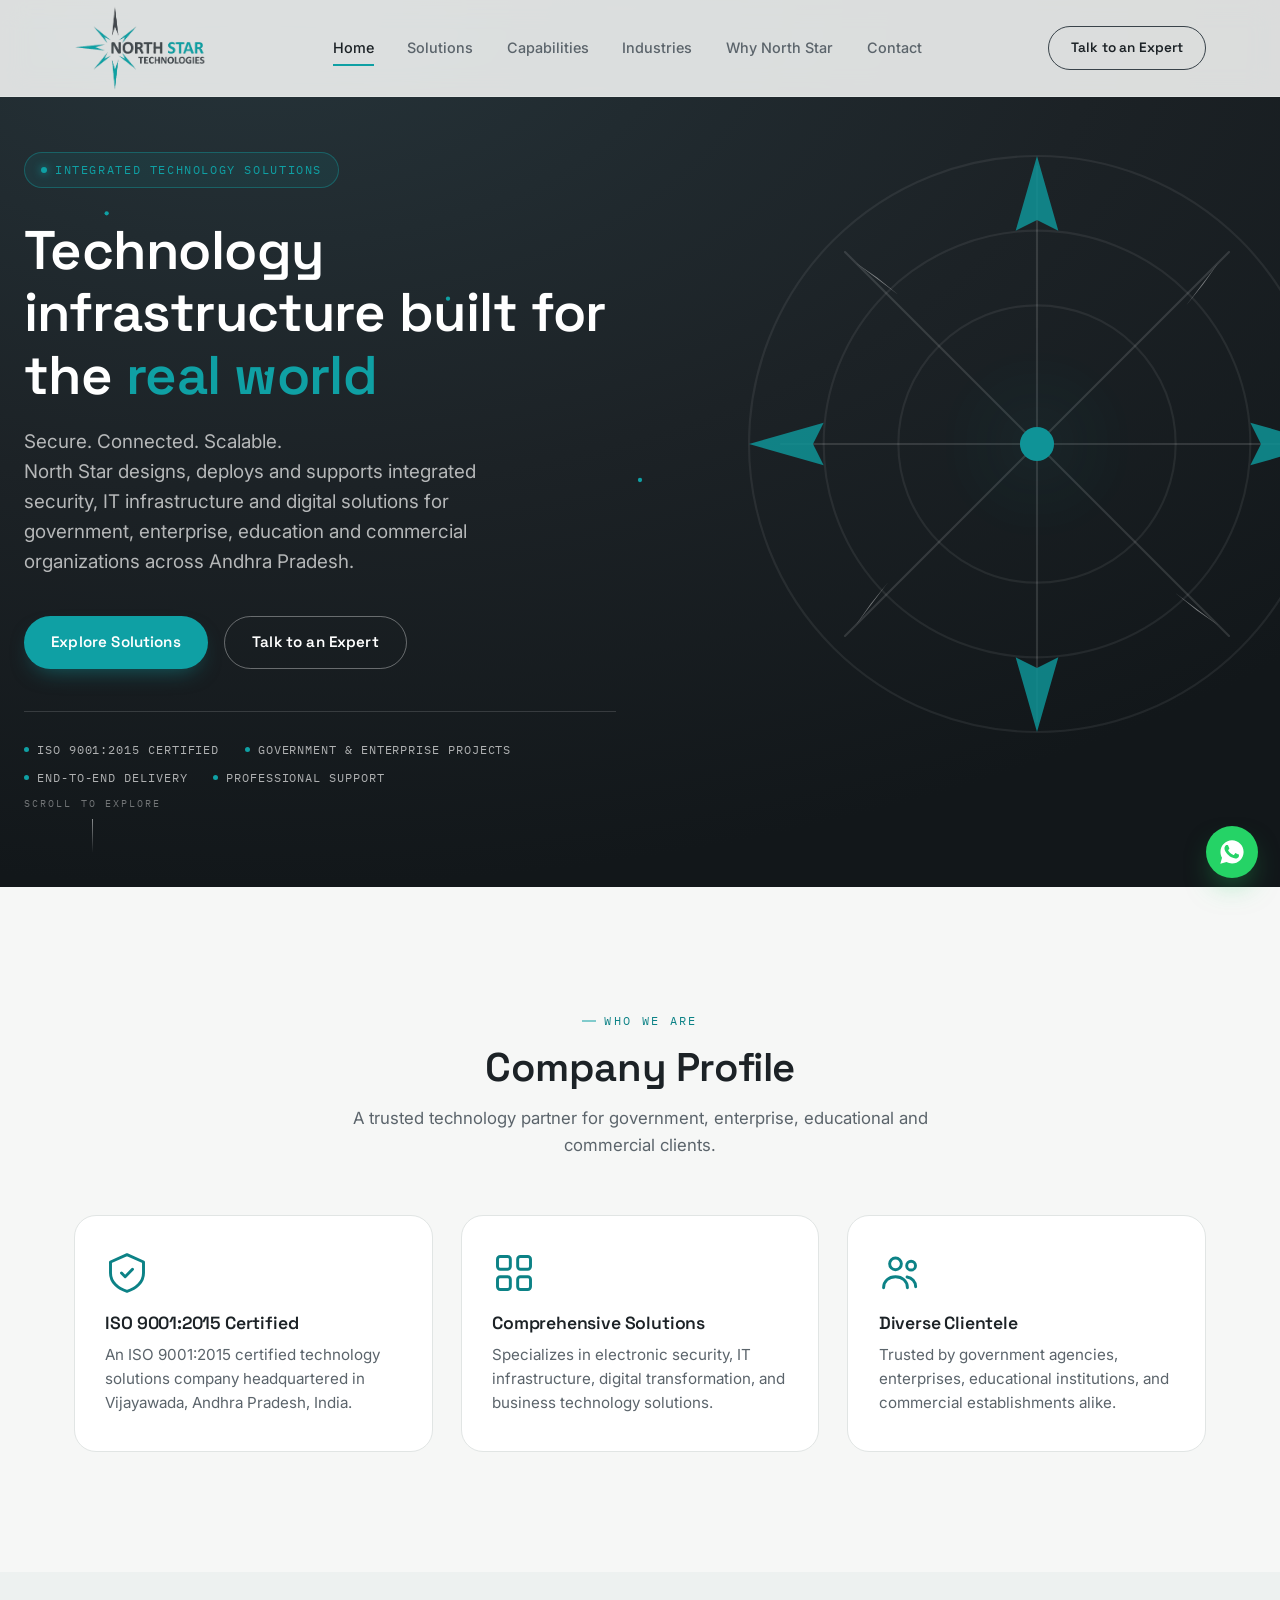
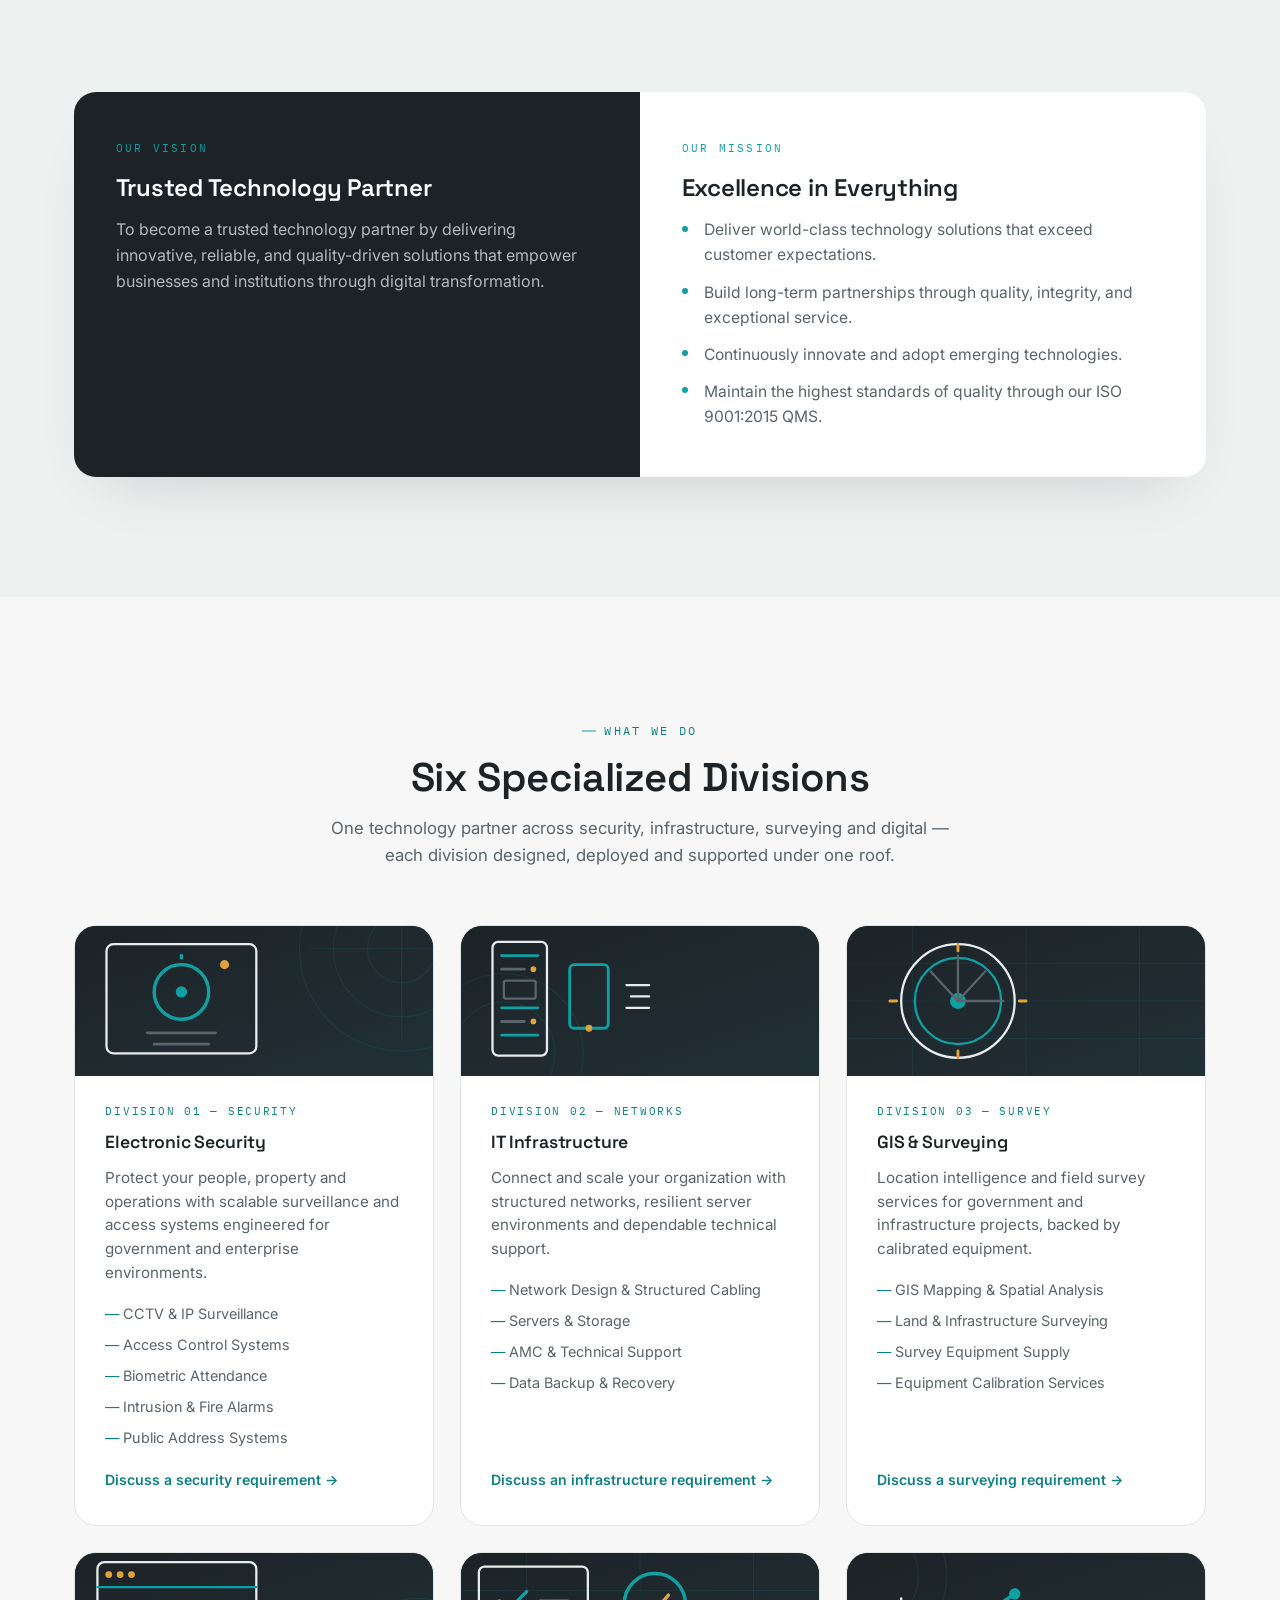
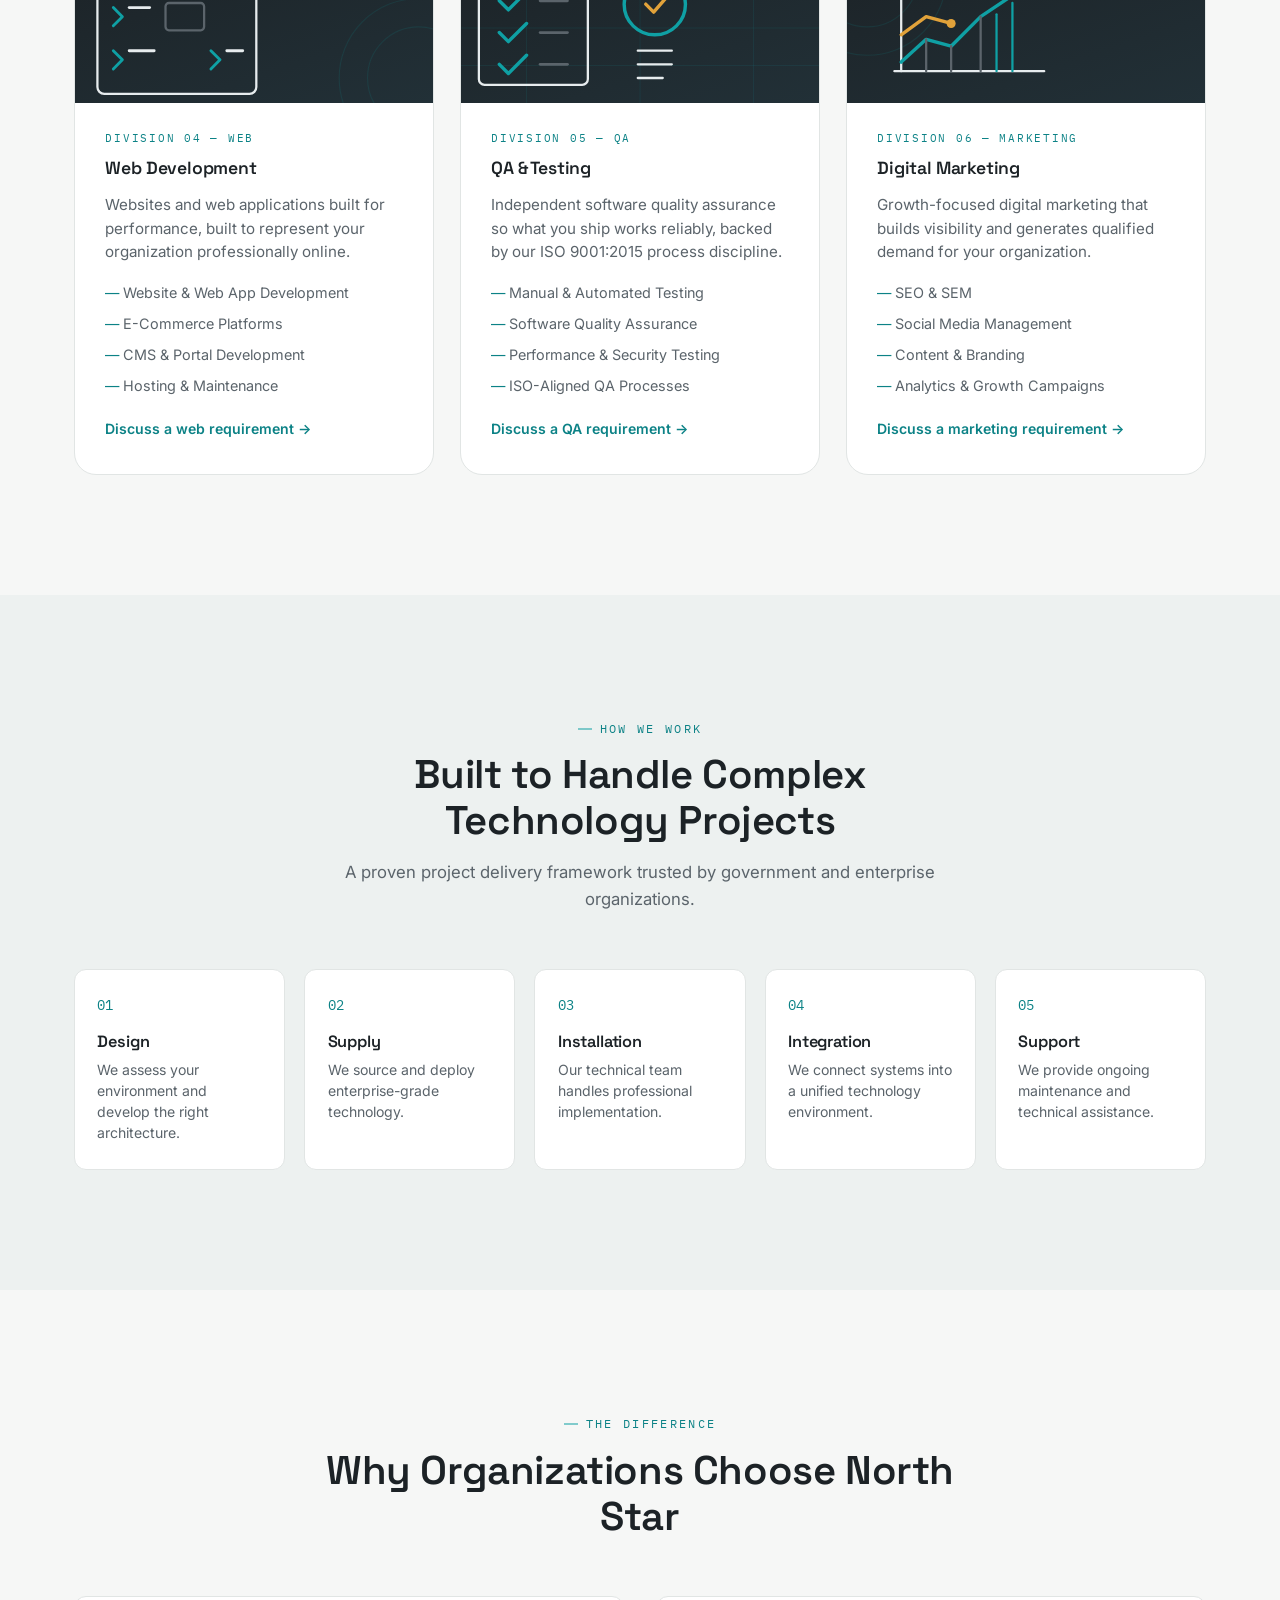
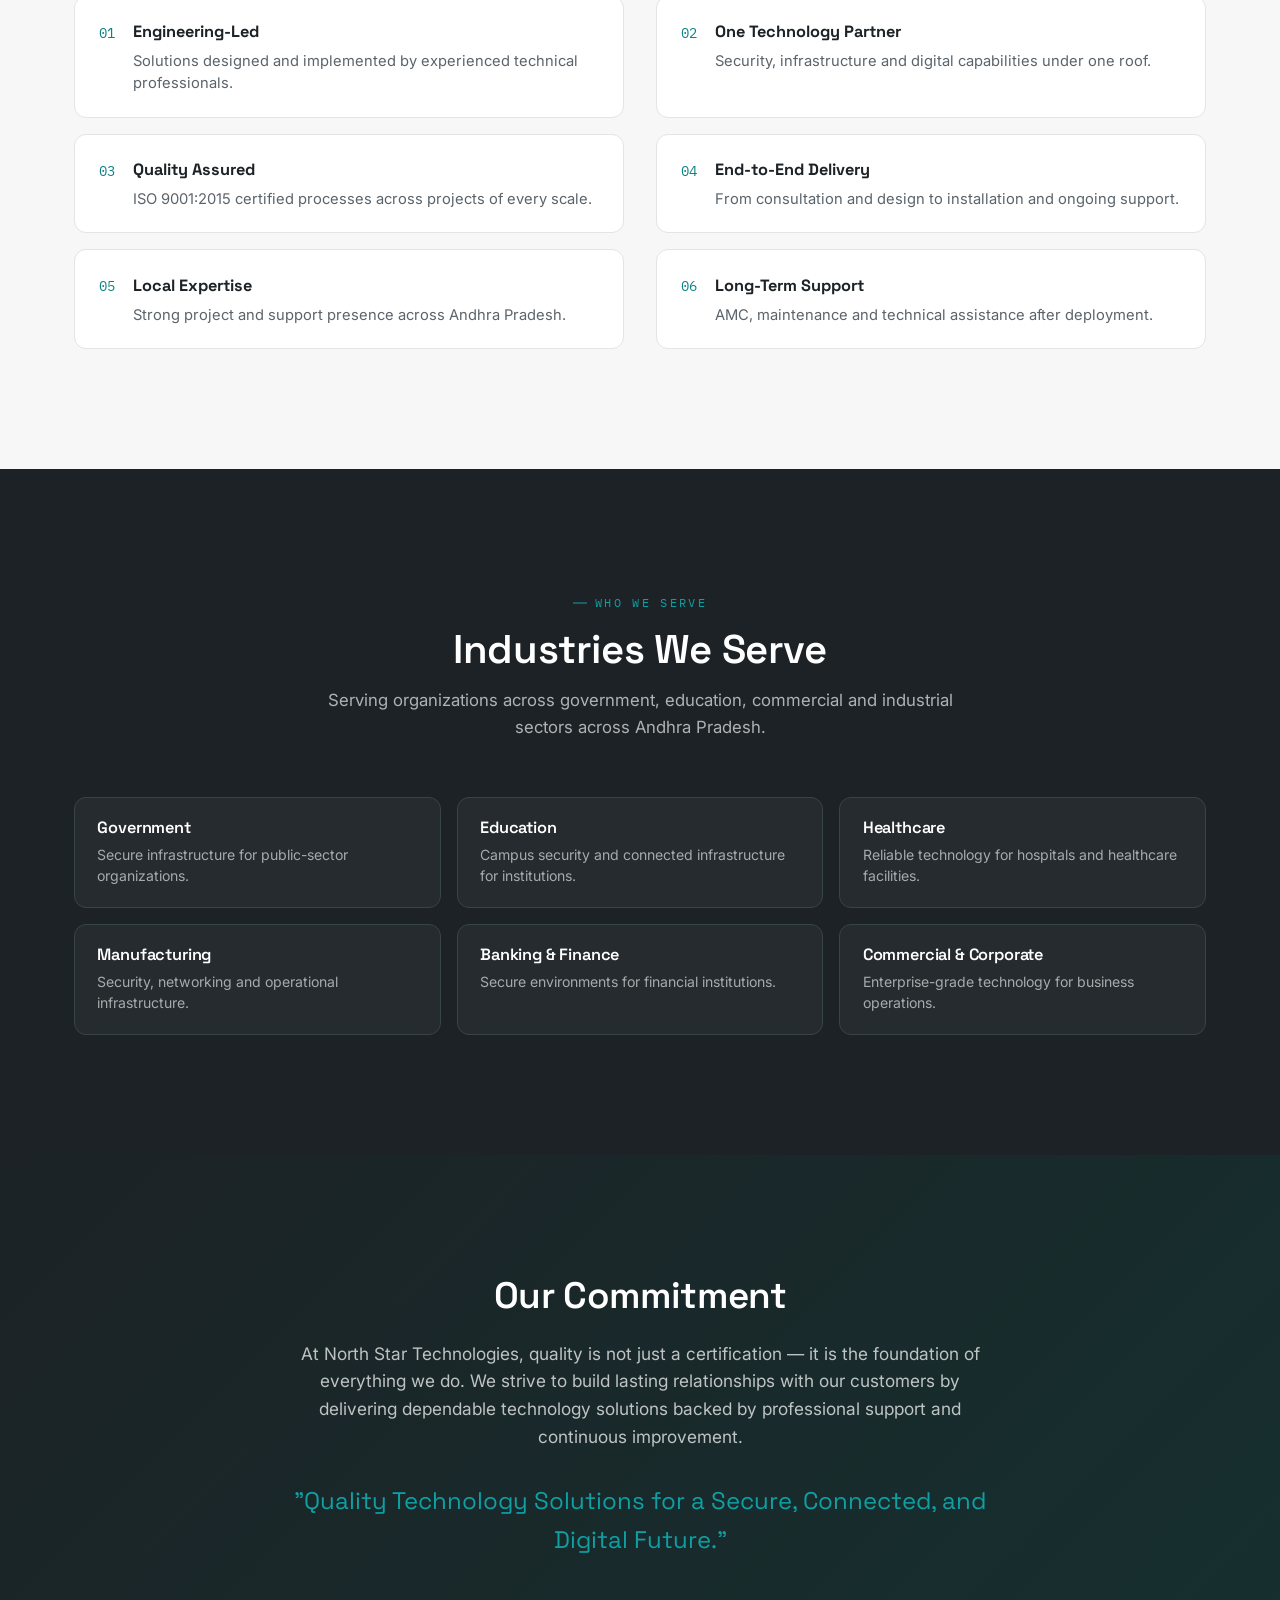
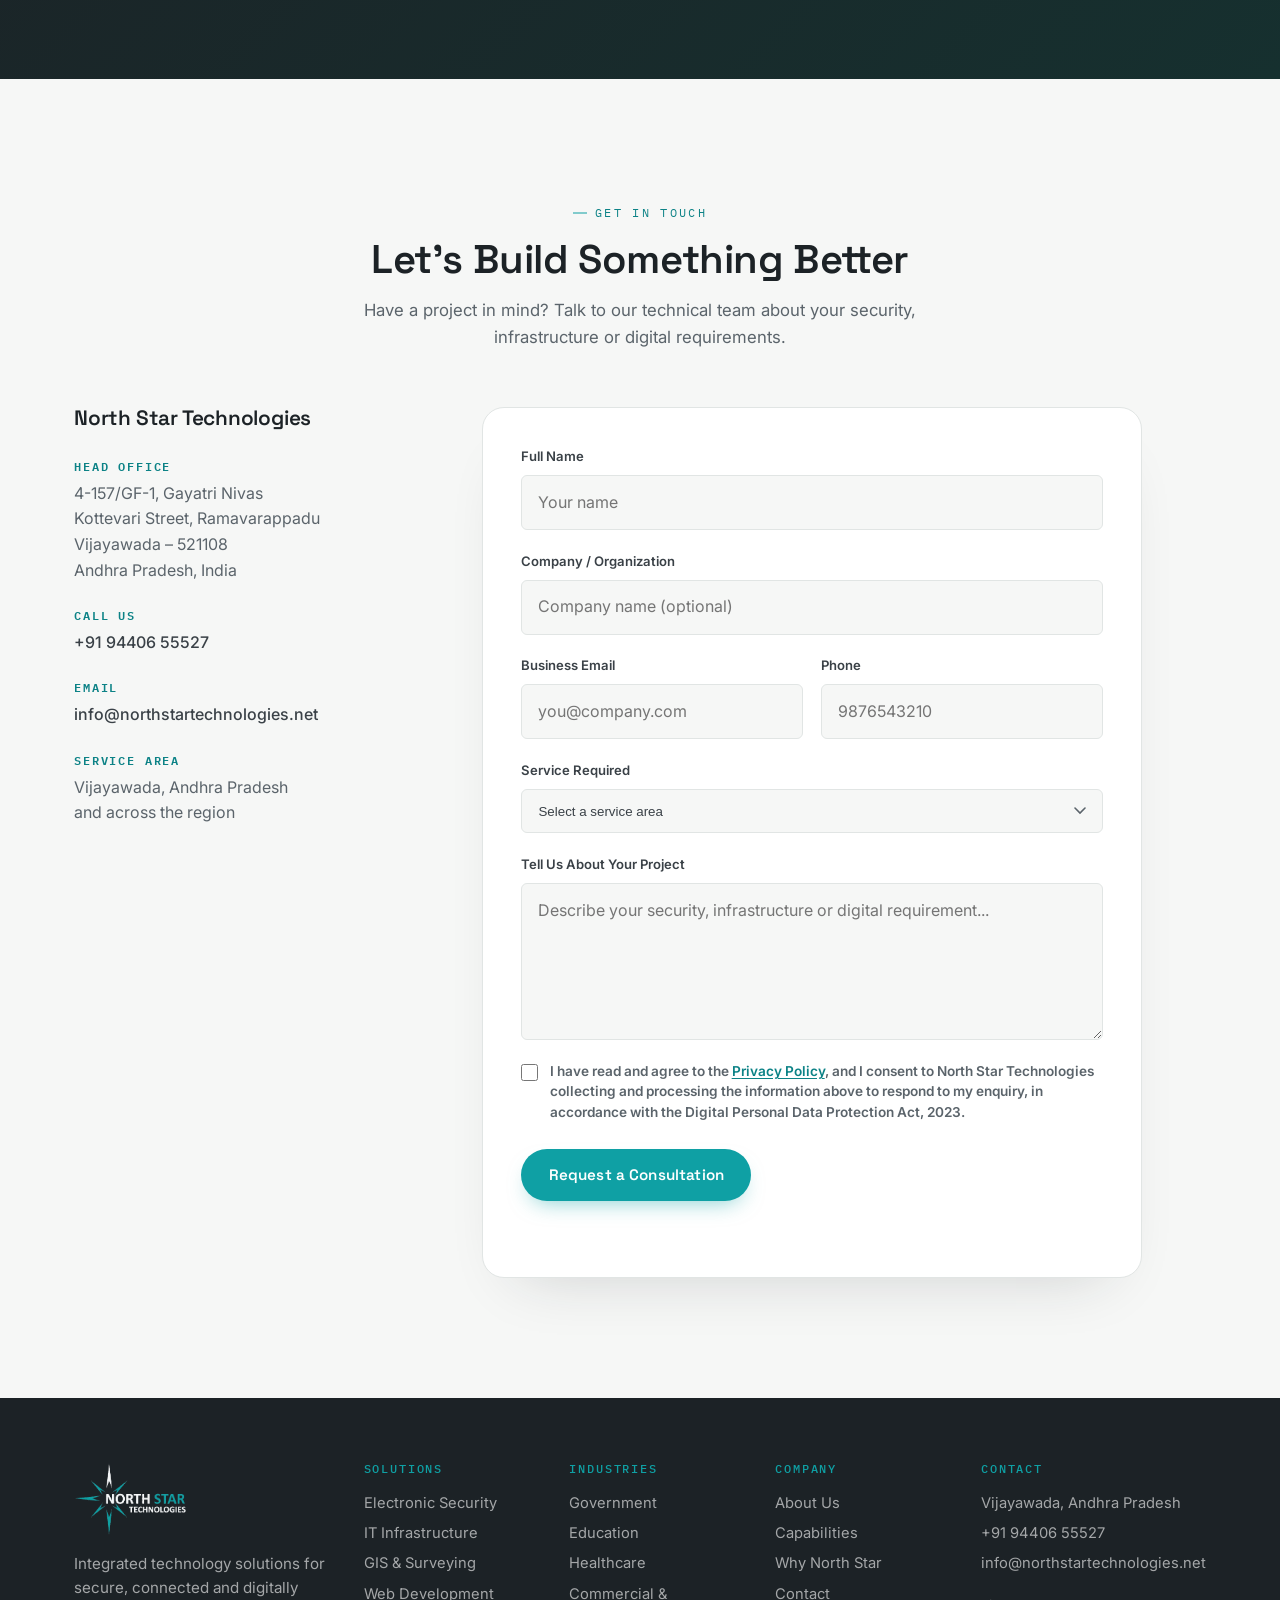
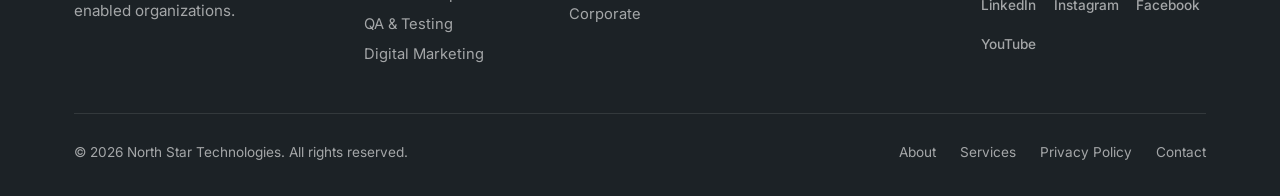
<file: index.html>
<!DOCTYPE html>
<html lang="en">
<head>
<meta charset="UTF-8">
<meta name="viewport" content="width=device-width, initial-scale=1.0">
<meta http-equiv="X-UA-Compatible" content="IE=edge">
<title>North Star Technologies | Electronic Security, IT Infrastructure & Digital Transformation</title>
<meta name="description" content="North Star Technologies is an ISO 9001:2015 certified technology solutions company in Vijayawada, Andhra Pradesh. We deliver electronic security, IT infrastructure, digital transformation and business technology solutions.">
<meta name="keywords" content="North Star Technologies, CCTV surveillance, access control, biometric attendance, IT infrastructure, website development, software quality assurance, digital marketing, Vijayawada, Andhra Pradesh, ISO 9001">
<meta name="author" content="North Star Technologies">
<meta name="robots" content="index, follow">
<link rel="canonical" href="https://northstartechnologies.net/">
<meta property="og:type" content="website">
<meta property="og:url" content="https://northstartechnologies.net/">
<meta property="og:title" content="North Star Technologies | Quality Technology Solutions">
<meta property="og:description" content="Delivering innovative technology solutions with quality, reliability, and excellence. ISO 9001:2015 certified.">
<meta property="og:locale" content="en_IN">
<meta property="og:site_name" content="North Star Technologies">
<meta name="twitter:card" content="summary_large_image">
<meta name="twitter:title" content="North Star Technologies">
<meta name="twitter:description" content="Electronic Security, IT Infrastructure, Web Development, QA & Digital Marketing Solutions.">
<link rel="icon" type="image/svg+xml" href="favicon.svg">
<link rel="preconnect" href="https://fonts.googleapis.com">
<link rel="preconnect" href="https://fonts.gstatic.com" crossorigin>
<link href="https://fonts.googleapis.com/css2?family=Space+Grotesk:wght@500;600;700&family=Inter:wght@400;500;600;700&family=IBM+Plex+Mono:wght@400;500&display=swap" rel="stylesheet">
<script type="application/ld+json">
{
  "@context": "https://schema.org",
  "@type": "Organization",
  "name": "North Star Technologies",
  "url": "https://northstartechnologies.net",
  "description": "ISO 9001:2015 certified technology solutions company specializing in electronic security, IT infrastructure, digital transformation and business technology solutions.",
  "address": {
    "@type": "PostalAddress",
    "streetAddress": "4-157/GF-1, Gayatri Nivas, Kottevari Street, Ramavarappadu",
    "addressLocality": "Vijayawada",
    "addressRegion": "Andhra Pradesh",
    "postalCode": "521108",
    "addressCountry": "IN"
  },
  "contactPoint": {
    "@type": "ContactPoint",
    "telephone": "+91-9440655527",
    "contactType": "sales & customer support",
    "email": "info@northstartechnologies.net"
  }
}
</script>
<link rel="stylesheet" href="styles.css">
</head>
<body>
<a href="#main-content" class="skip-link">Skip to main content</a>

<header class="navbar" id="navbar" role="banner">
  <div class="nav-container">
    <a href="#home" class="brand" aria-label="North Star Technologies - Home">
      <img src="logo.png" alt="North Star Technologies Logo">
    </a>

    <nav class="nav-links" id="navLinks" role="navigation" aria-label="Main navigation">
      <a href="#home" class="active" aria-current="page">Home</a>
      <a href="#services">Solutions</a>
      <a href="#capabilities">Capabilities</a>
      <a href="#industries">Industries</a>
      <a href="#why-us">Why North Star</a>
      <a href="#contact">Contact</a>
    </nav>

    <div class="nav-cta">
      <a href="#contact" class="btn btn-outline">Talk to an Expert</a>
      <button class="mobile-menu-btn" id="mobileMenuBtn" aria-label="Toggle navigation menu" aria-expanded="false" aria-controls="navLinks">
        <span aria-hidden="true"></span>
        <span aria-hidden="true"></span>
        <span aria-hidden="true"></span>
      </button>
    </div>
  </div>
</header>

<main id="main-content">

  <section class="hero" id="home">
    <svg class="hero-compass" viewBox="0 0 300 300" preserveAspectRatio="xMidYMid slice" aria-hidden="true">
      <circle class="ring" cx="150" cy="150" r="135"/>
      <circle class="ring" cx="150" cy="150" r="100"/>
      <circle class="ring" cx="150" cy="150" r="65"/>
      <line class="spoke" x1="150" y1="20" x2="150" y2="280" stroke-linecap="round"/>
      <line class="spoke" x1="30" y1="150" x2="270" y2="150" stroke-linecap="round"/>
      <line class="spoke" x1="60" y1="60" x2="240" y2="240" stroke-linecap="round"/>
      <line class="spoke" x1="240" y1="60" x2="60" y2="240" stroke-linecap="round"/>
      <polygon class="tip-long" points="150,15 140,50 150,45 160,50"/>
      <polygon class="tip-long" points="150,285 140,250 150,255 160,250"/>
      <polygon class="tip-long" points="15,150 50,140 45,150 50,160"/>
      <polygon class="tip-long" points="285,150 250,140 255,150 250,160"/>
      <polygon class="tip-short" points="65,65 85,80 75,72"/>
      <polygon class="tip-short" points="235,235 215,220 225,228"/>
      <polygon class="tip-short" points="235,65 220,85 228,75"/>
      <polygon class="tip-short" points="65,235 80,215 72,225"/>
      <circle class="core" cx="150" cy="150" r="8"/>
    </svg>

    <svg class="hero-dots" viewBox="0 0 1200 800" preserveAspectRatio="none" aria-hidden="true">
      <circle cx="100" cy="200" r="2"/>
      <circle cx="250" cy="350" r="2"/>
      <circle cx="420" cy="280" r="2"/>
      <circle cx="600" cy="450" r="2"/>
    </svg>

    <div class="hero-content">
      <span class="hero-badge">Integrated Technology Solutions</span>
      <h1>Technology infrastructure built for the <span class="accent">real world</span></h1>
      <p class="hero-tagline">Secure. Connected. Scalable.<br>North Star designs, deploys and supports integrated security, IT infrastructure and digital solutions for government, enterprise, education and commercial organizations across Andhra Pradesh.</p>
      <div class="hero-cta">
        <a href="#services" class="btn btn-primary">Explore Solutions</a>
        <a href="#contact" class="btn btn-outline">Talk to an Expert</a>
      </div>
      <div class="hero-trust">
        <span>ISO 9001:2015 Certified</span>
        <span>Government &amp; Enterprise Projects</span>
        <span>End-to-End Delivery</span>
        <span>Professional Support</span>
      </div>
    </div>

    <div class="hero-scroll" aria-hidden="true"><span>Scroll to explore</span><span class="line"></span></div>
  </section>

  <section class="section" id="about">
    <div class="container reveal">
      <div class="section-header">
        <span class="section-eyebrow">Who We Are</span>
        <h2>Company Profile</h2>
        <p class="section-subtitle">A trusted technology partner for government, enterprise, educational and commercial clients.</p>
      </div>

      <div class="profile-cards">
        <div class="profile-card reveal">
          <div class="card-icon">
            <svg viewBox="0 0 24 24" fill="none" stroke="currentColor" stroke-width="1.6" stroke-linecap="round" stroke-linejoin="round"><path d="M12 2 3 6v6c0 5 4 8.5 9 10 5-1.5 9-5 9-10V6l-9-4Z"/><path d="m9 12 2 2 4-4"/></svg>
          </div>
          <h3>ISO 9001:2015 Certified</h3>
          <p>An ISO 9001:2015 certified technology solutions company headquartered in Vijayawada, Andhra Pradesh, India.</p>
        </div>
        <div class="profile-card reveal">
          <div class="card-icon">
            <svg viewBox="0 0 24 24" fill="none" stroke="currentColor" stroke-width="1.6" stroke-linecap="round" stroke-linejoin="round"><rect x="3" y="3" width="7" height="7" rx="1.5"/><rect x="14" y="3" width="7" height="7" rx="1.5"/><rect x="3" y="14" width="7" height="7" rx="1.5"/><rect x="14" y="14" width="7" height="7" rx="1.5"/></svg>
          </div>
          <h3>Comprehensive Solutions</h3>
          <p>Specializes in electronic security, IT infrastructure, digital transformation, and business technology solutions.</p>
        </div>
        <div class="profile-card reveal">
          <div class="card-icon">
            <svg viewBox="0 0 24 24" fill="none" stroke="currentColor" stroke-width="1.6" stroke-linecap="round" stroke-linejoin="round"><circle cx="9" cy="7" r="3.2"/><path d="M2.5 20c0-3.5 2.8-6 6.5-6s6.5 2.5 6.5 6"/><circle cx="17.5" cy="8" r="2.4"/><path d="M15.3 14.2c2.7.4 4.7 2.5 4.7 5.3"/></svg>
          </div>
          <h3>Diverse Clientele</h3>
          <p>Trusted by government agencies, enterprises, educational institutions, and commercial establishments alike.</p>
        </div>
      </div>
    </div>
  </section>

  <section class="section section-alt" id="vision-mission">
    <div class="container">
      <div class="vm-grid reveal">
        <div class="vm-card vision">
          <span class="vm-label">Our Vision</span>
          <h3>Trusted Technology Partner</h3>
          <p>To become a trusted technology partner by delivering innovative, reliable, and quality-driven solutions that empower businesses and institutions through digital transformation.</p>
        </div>
        <div class="vm-card mission">
          <span class="vm-label">Our Mission</span>
          <h3>Excellence in Everything</h3>
          <ul>
            <li>Deliver world-class technology solutions that exceed customer expectations.</li>
            <li>Build long-term partnerships through quality, integrity, and exceptional service.</li>
            <li>Continuously innovate and adopt emerging technologies.</li>
            <li>Maintain the highest standards of quality through our ISO 9001:2015 QMS.</li>
          </ul>
        </div>
      </div>
    </div>
  </section>

  <section class="section" id="services">
    <div class="container">
      <div class="section-header reveal">
        <span class="section-eyebrow">What We Do</span>
        <h2>Six Specialized Divisions</h2>
        <p class="section-subtitle">One technology partner across security, infrastructure, surveying and digital — each division designed, deployed and supported under one roof.</p>
      </div>

      <div class="services-grid">
        <article class="service-card reveal service-division">
          <div class="service-visual">
            <img src="service-security.svg" alt="Electronic security systems" loading="lazy">
          </div>
          <div class="service-body">
            <span class="service-flag">Division 01 — Security</span>
            <h3>Electronic Security</h3>
            <p class="service-intro">Protect your people, property and operations with scalable surveillance and access systems engineered for government and enterprise environments.</p>
            <ul>
              <li>CCTV & IP Surveillance</li>
              <li>Access Control Systems</li>
              <li>Biometric Attendance</li>
              <li>Intrusion & Fire Alarms</li>
              <li>Public Address Systems</li>
            </ul>
            <a href="#contact" class="service-link">Discuss a security requirement &rarr;</a>
          </div>
        </article>

        <article class="service-card reveal service-division">
          <div class="service-visual">
            <img src="service-it.svg" alt="IT infrastructure systems" loading="lazy">
          </div>
          <div class="service-body">
            <span class="service-flag">Division 02 — Networks</span>
            <h3>IT Infrastructure</h3>
            <p class="service-intro">Connect and scale your organization with structured networks, resilient server environments and dependable technical support.</p>
            <ul>
              <li>Network Design & Structured Cabling</li>
              <li>Servers & Storage</li>
              <li>AMC & Technical Support</li>
              <li>Data Backup & Recovery</li>
            </ul>
            <a href="#contact" class="service-link">Discuss an infrastructure requirement &rarr;</a>
          </div>
        </article>

        <article class="service-card reveal service-division">
          <div class="service-visual">
            <img src="service-surveying.svg" alt="GIS and land surveying" loading="lazy">
          </div>
          <div class="service-body">
            <span class="service-flag">Division 03 — Survey</span>
            <h3>GIS & Surveying</h3>
            <p class="service-intro">Location intelligence and field survey services for government and infrastructure projects, backed by calibrated equipment.</p>
            <ul>
              <li>GIS Mapping & Spatial Analysis</li>
              <li>Land & Infrastructure Surveying</li>
              <li>Survey Equipment Supply</li>
              <li>Equipment Calibration Services</li>
            </ul>
            <a href="#contact" class="service-link">Discuss a surveying requirement &rarr;</a>
          </div>
        </article>

        <article class="service-card reveal service-division">
          <div class="service-visual">
            <img src="service-web.svg" alt="Web development" loading="lazy">
          </div>
          <div class="service-body">
            <span class="service-flag">Division 04 — Web</span>
            <h3>Web Development</h3>
            <p class="service-intro">Websites and web applications built for performance, built to represent your organization professionally online.</p>
            <ul>
              <li>Website & Web App Development</li>
              <li>E-Commerce Platforms</li>
              <li>CMS & Portal Development</li>
              <li>Hosting & Maintenance</li>
            </ul>
            <a href="#contact" class="service-link">Discuss a web requirement &rarr;</a>
          </div>
        </article>

        <article class="service-card reveal service-division">
          <div class="service-visual">
            <img src="service-qa.svg" alt="Software quality assurance and testing" loading="lazy">
          </div>
          <div class="service-body">
            <span class="service-flag">Division 05 — QA</span>
            <h3>QA & Testing</h3>
            <p class="service-intro">Independent software quality assurance so what you ship works reliably, backed by our ISO 9001:2015 process discipline.</p>
            <ul>
              <li>Manual & Automated Testing</li>
              <li>Software Quality Assurance</li>
              <li>Performance & Security Testing</li>
              <li>ISO-Aligned QA Processes</li>
            </ul>
            <a href="#contact" class="service-link">Discuss a QA requirement &rarr;</a>
          </div>
        </article>

        <article class="service-card reveal service-division">
          <div class="service-visual">
            <img src="service-marketing.svg" alt="Digital marketing" loading="lazy">
          </div>
          <div class="service-body">
            <span class="service-flag">Division 06 — Marketing</span>
            <h3>Digital Marketing</h3>
            <p class="service-intro">Growth-focused digital marketing that builds visibility and generates qualified demand for your organization.</p>
            <ul>
              <li>SEO & SEM</li>
              <li>Social Media Management</li>
              <li>Content & Branding</li>
              <li>Analytics & Growth Campaigns</li>
            </ul>
            <a href="#contact" class="service-link">Discuss a marketing requirement &rarr;</a>
          </div>
        </article>
      </div>
    </div>
  </section>

  <section class="section section-alt" id="capabilities">
    <div class="container">
      <div class="section-header reveal">
        <span class="section-eyebrow">How We Work</span>
        <h2>Built to Handle Complex Technology Projects</h2>
        <p class="section-subtitle">A proven project delivery framework trusted by government and enterprise organizations.</p>
      </div>
      <div class="cap-grid reveal">
        <div class="cap-item">
          <span class="cap-num">01</span>
          <div><h3>Design</h3><p>We assess your environment and develop the right architecture.</p></div>
        </div>
        <div class="cap-item">
          <span class="cap-num">02</span>
          <div><h3>Supply</h3><p>We source and deploy enterprise-grade technology.</p></div>
        </div>
        <div class="cap-item">
          <span class="cap-num">03</span>
          <div><h3>Installation</h3><p>Our technical team handles professional implementation.</p></div>
        </div>
        <div class="cap-item">
          <span class="cap-num">04</span>
          <div><h3>Integration</h3><p>We connect systems into a unified technology environment.</p></div>
        </div>
        <div class="cap-item">
          <span class="cap-num">05</span>
          <div><h3>Support</h3><p>We provide ongoing maintenance and technical assistance.</p></div>
        </div>
      </div>
    </div>
  </section>

  <section class="section" id="why-us">
    <div class="container">
      <div class="section-header reveal">
        <span class="section-eyebrow">The Difference</span>
        <h2>Why Organizations Choose North Star</h2>
      </div>
      <div class="why-grid reveal">
        <div class="why-item"><span class="why-num">01</span><div><strong>Engineering-Led</strong><p>Solutions designed and implemented by experienced technical professionals.</p></div></div>
        <div class="why-item"><span class="why-num">02</span><div><strong>One Technology Partner</strong><p>Security, infrastructure and digital capabilities under one roof.</p></div></div>
        <div class="why-item"><span class="why-num">03</span><div><strong>Quality Assured</strong><p>ISO 9001:2015 certified processes across projects of every scale.</p></div></div>
        <div class="why-item"><span class="why-num">04</span><div><strong>End-to-End Delivery</strong><p>From consultation and design to installation and ongoing support.</p></div></div>
        <div class="why-item"><span class="why-num">05</span><div><strong>Local Expertise</strong><p>Strong project and support presence across Andhra Pradesh.</p></div></div>
        <div class="why-item"><span class="why-num">06</span><div><strong>Long-Term Support</strong><p>AMC, maintenance and technical assistance after deployment.</p></div></div>
      </div>
    </div>
  </section>

  <section class="section section-dark" id="industries">
    <div class="container">
      <div class="section-header reveal">
        <span class="section-eyebrow">Who We Serve</span>
        <h2>Industries We Serve</h2>
        <p class="section-subtitle">Serving organizations across government, education, commercial and industrial sectors across Andhra Pradesh.</p>
      </div>
      <div class="industries-grid reveal">
        <div class="industry-card"><h3>Government</h3><p>Secure infrastructure for public-sector organizations.</p></div>
        <div class="industry-card"><h3>Education</h3><p>Campus security and connected infrastructure for institutions.</p></div>
        <div class="industry-card"><h3>Healthcare</h3><p>Reliable technology for hospitals and healthcare facilities.</p></div>
        <div class="industry-card"><h3>Manufacturing</h3><p>Security, networking and operational infrastructure.</p></div>
        <div class="industry-card"><h3>Banking &amp; Finance</h3><p>Secure environments for financial institutions.</p></div>
        <div class="industry-card"><h3>Commercial &amp; Corporate</h3><p>Enterprise-grade technology for business operations.</p></div>
      </div>
    </div>
  </section>

  <section class="section section-commitment" id="commitment">
    <div class="container">
      <div class="commitment-inner reveal">
        <h2>Our Commitment</h2>
        <p>At North Star Technologies, quality is not just a certification — it is the foundation of everything we do. We strive to build lasting relationships with our customers by delivering dependable technology solutions backed by professional support and continuous improvement.</p>
        <p class="tagline">"Quality Technology Solutions for a Secure, Connected, and Digital Future."</p>
      </div>
    </div>
  </section>

  <section class="section" id="contact">
    <div class="container">
      <div class="section-header reveal">
        <span class="section-eyebrow">Get In Touch</span>
        <h2>Let's Build Something Better</h2>
        <p class="section-subtitle">Have a project in mind? Talk to our technical team about your security, infrastructure or digital requirements.</p>
      </div>

      <div class="contact-grid">
        <div class="contact-info reveal">
          <h3>North Star Technologies</h3>
          <div class="contact-block">
            <h4>Head Office</h4>
            <p>4-157/GF-1, Gayatri Nivas<br>Kottevari Street, Ramavarappadu<br>Vijayawada – 521108<br>Andhra Pradesh, India</p>
          </div>
          <div class="contact-block">
            <h4>Call Us</h4>
            <p><a href="tel:+919440655527">+91 94406 55527</a></p>
          </div>
          <div class="contact-block">
            <h4>Email</h4>
            <p><a href="mailto:info@northstartechnologies.net">info@northstartechnologies.net</a></p>
          </div>
          <div class="contact-block">
            <h4>Service Area</h4>
            <p>Vijayawada, Andhra Pradesh<br>and across the region</p>
          </div>
        </div>

        <form class="contact-form reveal" id="contactForm" novalidate>
          <div style="display:none !important; position:absolute !important; left:-9999px !important;" aria-hidden="true">
            <input type="text" name="website_hp" id="website_hp" tabindex="-1" autocomplete="off">
          </div>
          <input type="hidden" id="ip" name="ip" value="">
          <div class="form-group">
            <label for="name">Full Name</label>
            <input type="text" id="name" name="name" placeholder="Your name" required autocomplete="name">
          </div>
          <div class="form-group">
            <label for="company">Company / Organization</label>
            <input type="text" id="company" name="company" placeholder="Company name (optional)" autocomplete="organization">
          </div>
          <div class="form-row">
            <div class="form-group">
              <label for="email">Business Email</label>
              <input type="email" id="email" name="email" placeholder="you@company.com" required autocomplete="email">
            </div>
            <div class="form-group">
              <label for="phone">Phone</label>
              <input type="tel" id="phone" name="phone" placeholder="9876543210" autocomplete="tel" pattern="^[0-9]{10}$" maxlength="10" inputmode="numeric">
            </div>
          </div>
          <div class="form-group">
            <label for="service">Service Required</label>
            <select id="service" name="service">
              <option value="">Select a service area</option>
              <option>Electronic Security (CCTV, Access Control)</option>
              <option>IT Infrastructure (Networking, Servers)</option>
              <option>GIS &amp; Surveying</option>
              <option>Web Development</option>
              <option>QA &amp; Testing</option>
              <option>Digital Marketing</option>
              <option>Other / Not sure yet</option>
            </select>
          </div>
          <div class="form-group">
            <label for="message">Tell Us About Your Project</label>
            <textarea id="message" name="message" rows="5" placeholder="Describe your security, infrastructure or digital requirement..." required></textarea>
          </div>
          <div class="form-group form-consent">
            <label class="consent-check">
              <input type="checkbox" id="consent" name="consent" required>
              <span>I have read and agree to the <a href="privacy-policy.html" target="_blank" rel="noopener">Privacy Policy</a>, and I consent to North Star Technologies collecting and processing the information above to respond to my enquiry, in accordance with the Digital Personal Data Protection Act, 2023.</span>
            </label>
          </div>
          <button type="submit" class="btn btn-primary" id="submitBtn">Request a Consultation</button>
          <p class="form-status" id="formStatus" role="status" aria-live="polite"></p>
        </form>
      </div>
    </div>
  </section>

</main>

<footer class="footer">
  <div class="container">
    <div class="footer-grid">
      <div class="footer-col footer-about">
        <a href="#home" class="brand" aria-label="North Star Technologies - Home">
          <img src="logo-white.png" alt="North Star Technologies Logo">
        </a>
        <p>Integrated technology solutions for secure, connected and digitally enabled organizations.</p>
      </div>
      <div class="footer-col">
        <h4>Solutions</h4>
        <ul>
          <li><a href="#services">Electronic Security</a></li>
          <li><a href="#services">IT Infrastructure</a></li>
          <li><a href="#services">GIS &amp; Surveying</a></li>
          <li><a href="#services">Web Development</a></li>
          <li><a href="#services">QA &amp; Testing</a></li>
          <li><a href="#services">Digital Marketing</a></li>
        </ul>
      </div>
      <div class="footer-col">
        <h4>Industries</h4>
        <ul>
          <li><a href="#industries">Government</a></li>
          <li><a href="#industries">Education</a></li>
          <li><a href="#industries">Healthcare</a></li>
          <li><a href="#industries">Commercial &amp; Corporate</a></li>
        </ul>
      </div>
      <div class="footer-col">
        <h4>Company</h4>
        <ul>
          <li><a href="#about">About Us</a></li>
          <li><a href="#capabilities">Capabilities</a></li>
          <li><a href="#why-us">Why North Star</a></li>
          <li><a href="#contact">Contact</a></li>
        </ul>
      </div>
      <div class="footer-col">
        <h4>Contact</h4>
        <ul>
          <li>Vijayawada, Andhra Pradesh</li>
          <li><a href="tel:+919440655527">+91 94406 55527</a></li>
          <li><a href="mailto:info@northstartechnologies.net">info@northstartechnologies.net</a></li>
        </ul>
        <div class="footer-social">
          <a href="https://www.linkedin.com" aria-label="LinkedIn" target="_blank" rel="noopener">LinkedIn</a>
          <a href="https://www.instagram.com" aria-label="Instagram" target="_blank" rel="noopener">Instagram</a>
          <a href="https://www.facebook.com" aria-label="Facebook" target="_blank" rel="noopener">Facebook</a>
          <a href="https://www.youtube.com" aria-label="YouTube" target="_blank" rel="noopener">YouTube</a>
        </div>
      </div>
    </div>
    <div class="footer-bottom">
      <p>&copy; <span id="year"></span> North Star Technologies. All rights reserved.</p>
      <p class="footer-links">
        <a href="#about">About</a>
        <a href="#services">Services</a>
        <a href="privacy-policy.html">Privacy Policy</a>
        <a href="#contact">Contact</a>
      </p>
    </div>
  </div>
</footer>

<a class="whatsapp-float" href="https://wa.me/919440655527" target="_blank" rel="noopener" aria-label="Chat with us on WhatsApp">
  <svg viewBox="0 0 24 24" fill="currentColor" aria-hidden="true"><path d="M12.04 2C6.58 2 2.13 6.45 2.13 11.91c0 1.75.46 3.45 1.32 4.95L2 22l5.25-1.38c1.45.79 3.08 1.21 4.79 1.21 5.46 0 9.91-4.45 9.91-9.91C21.95 6.45 17.5 2 12.04 2Zm5.83 14.12c-.25.7-1.45 1.33-2 1.38-.55.05-1.1.24-3.71-.77-3.13-1.21-5.19-4.36-5.35-4.56-.16-.2-1.26-1.68-1.26-3.2 0-1.52.8-2.27 1.08-2.58.28-.31.61-.39.81-.39h.59c.19 0 .45-.03.68.52.25.58.84 2 .91 2.14.07.14.12.31.02.5-.1.2-.15.32-.3.5-.15.18-.31.4-.44.53-.15.15-.31.31-.13.61.18.31.8 1.32 1.72 2.14 1.18 1.05 2.17 1.38 2.48 1.53.31.15.49.13.67-.08.18-.2.77-.9.98-1.21.2-.31.4-.26.68-.15.28.1 1.77.84 2.07.99.31.15.51.23.58.35.07.13.07.73-.18 1.42Z"/></svg>
</a>

<script src="script.js"></script>
</body>
</html>
</file>
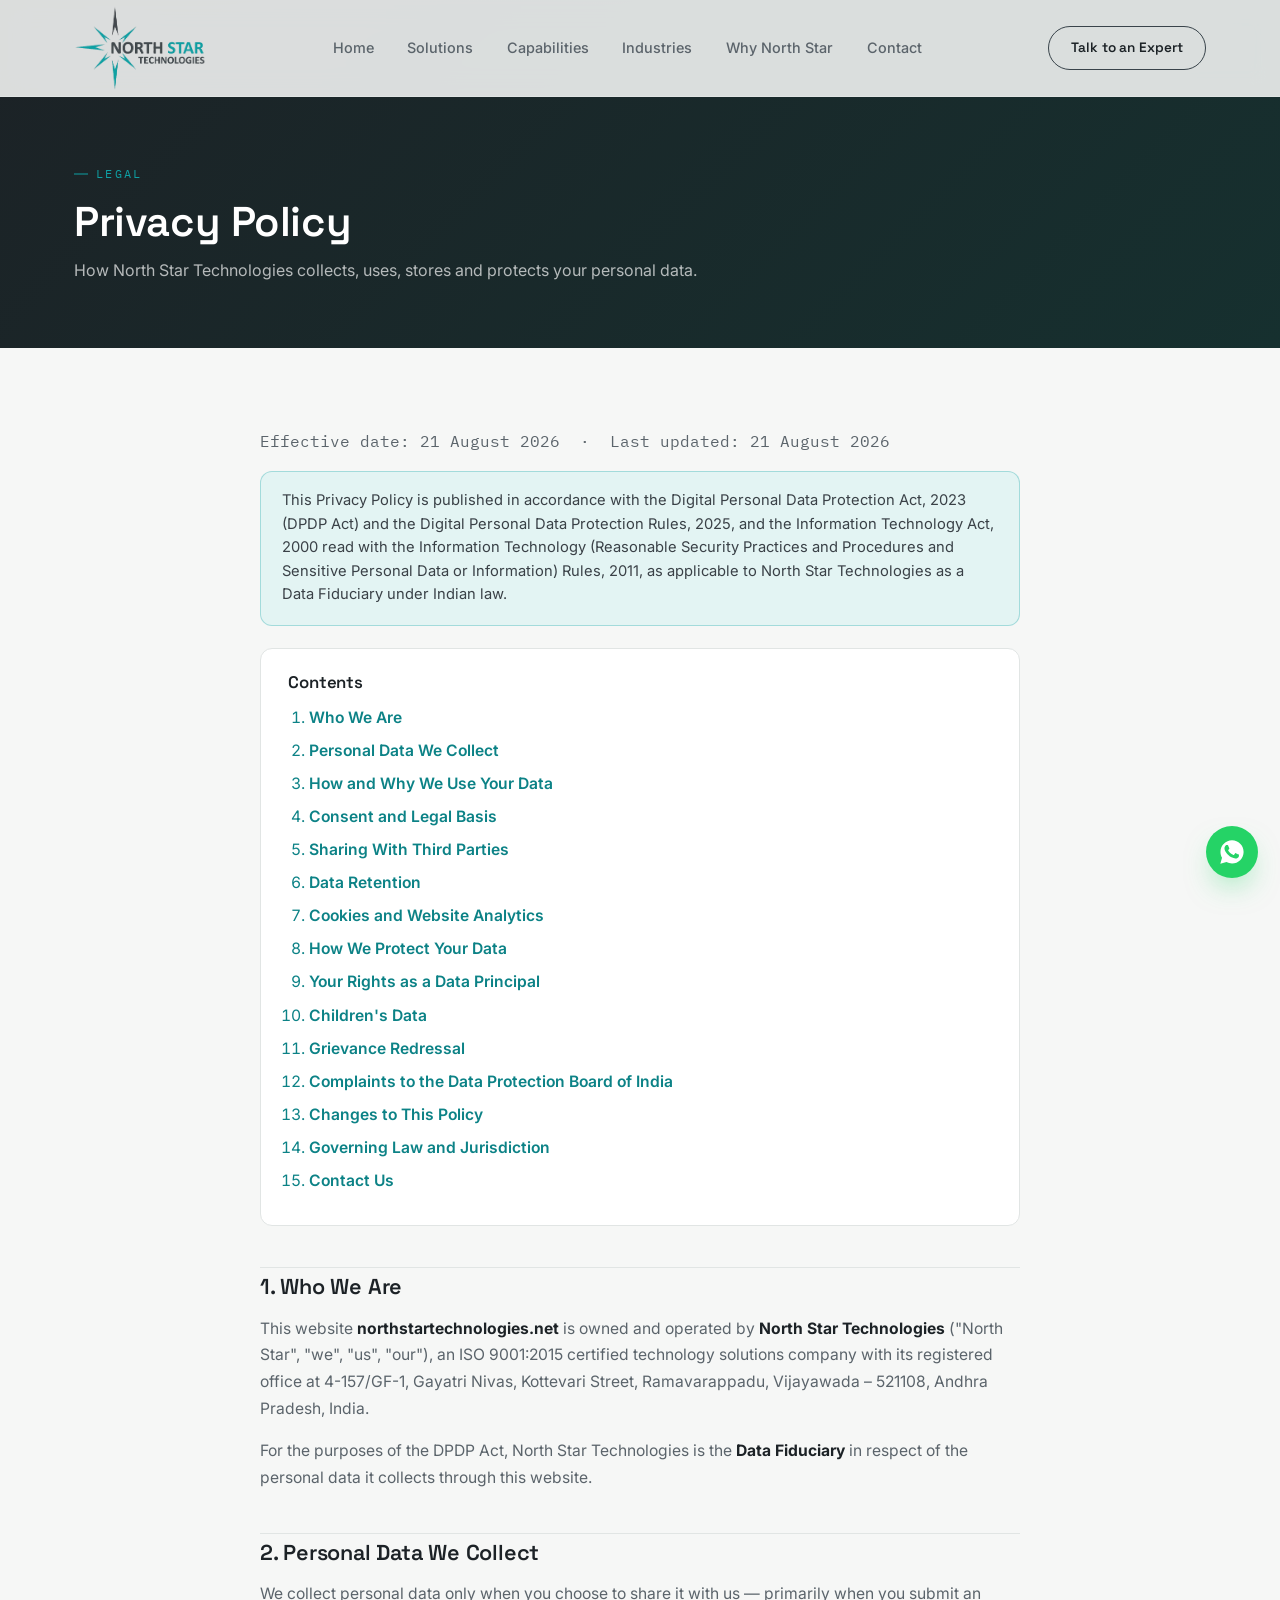
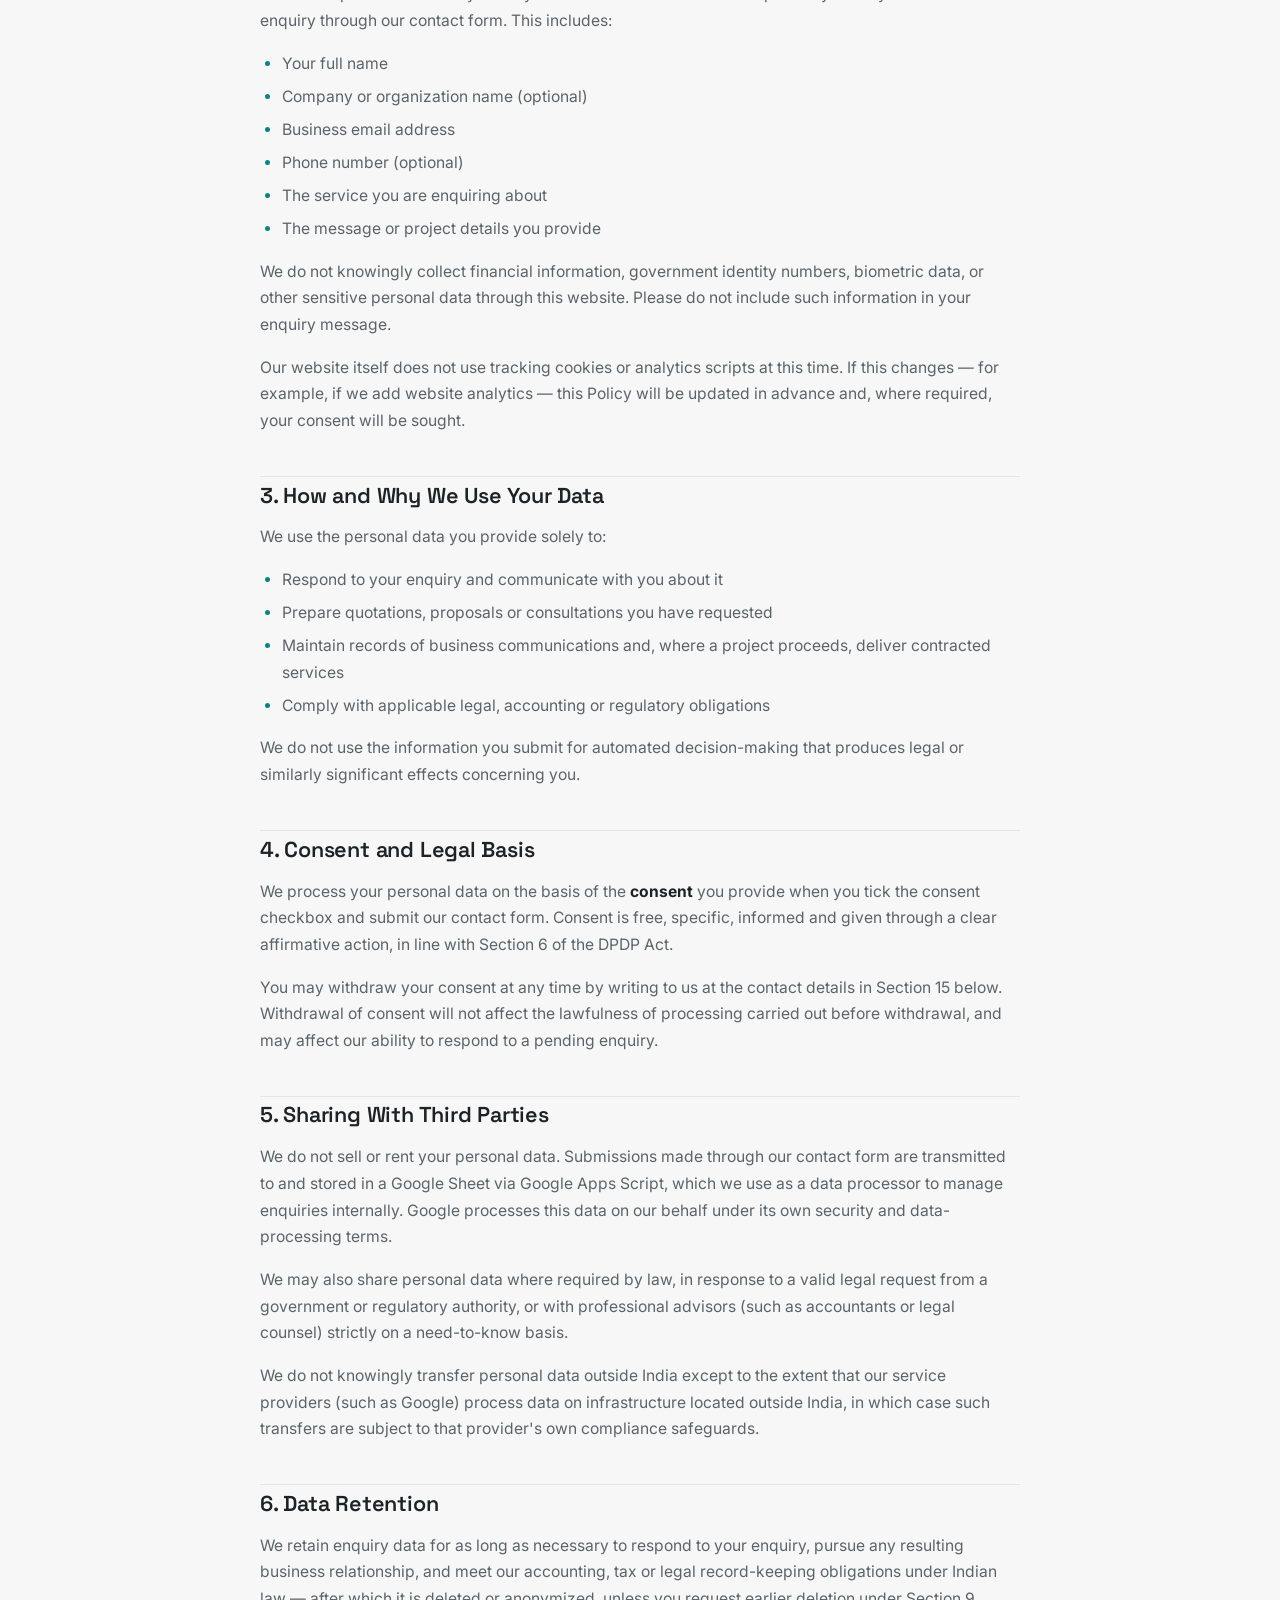
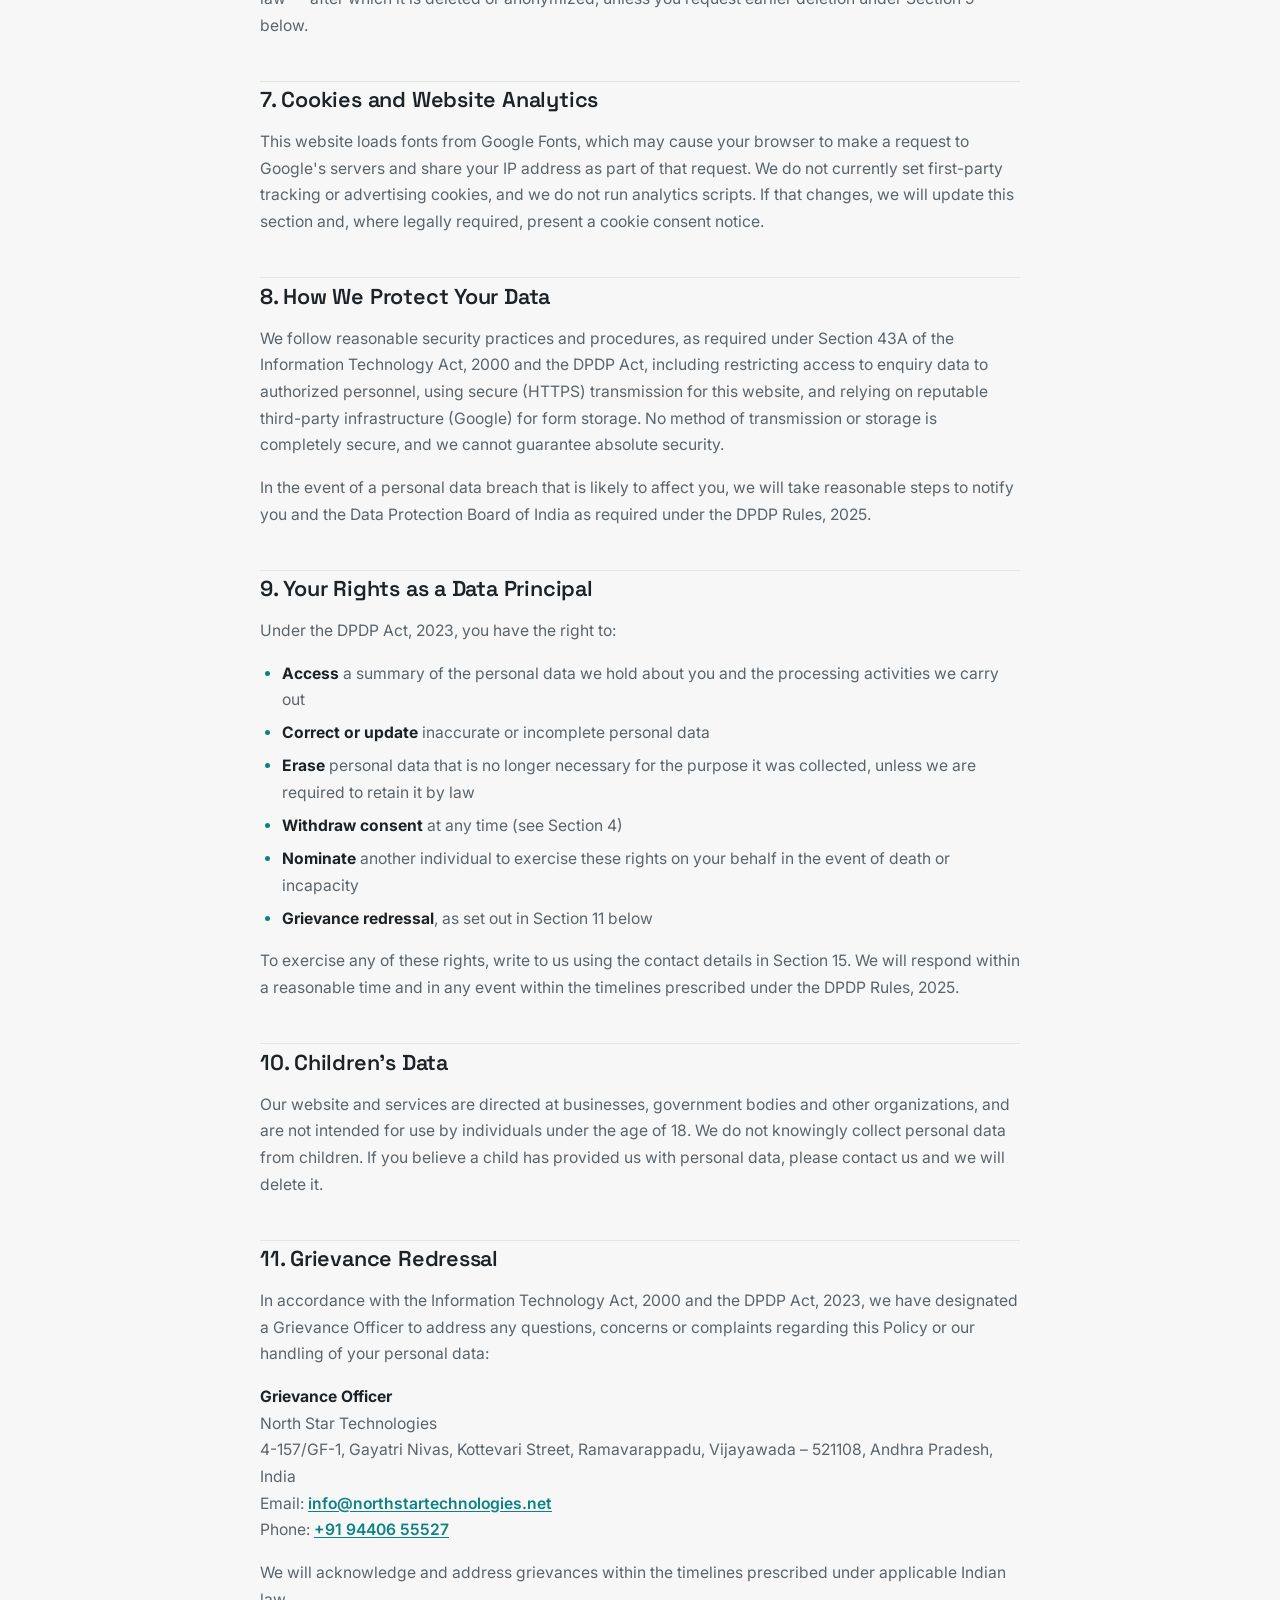
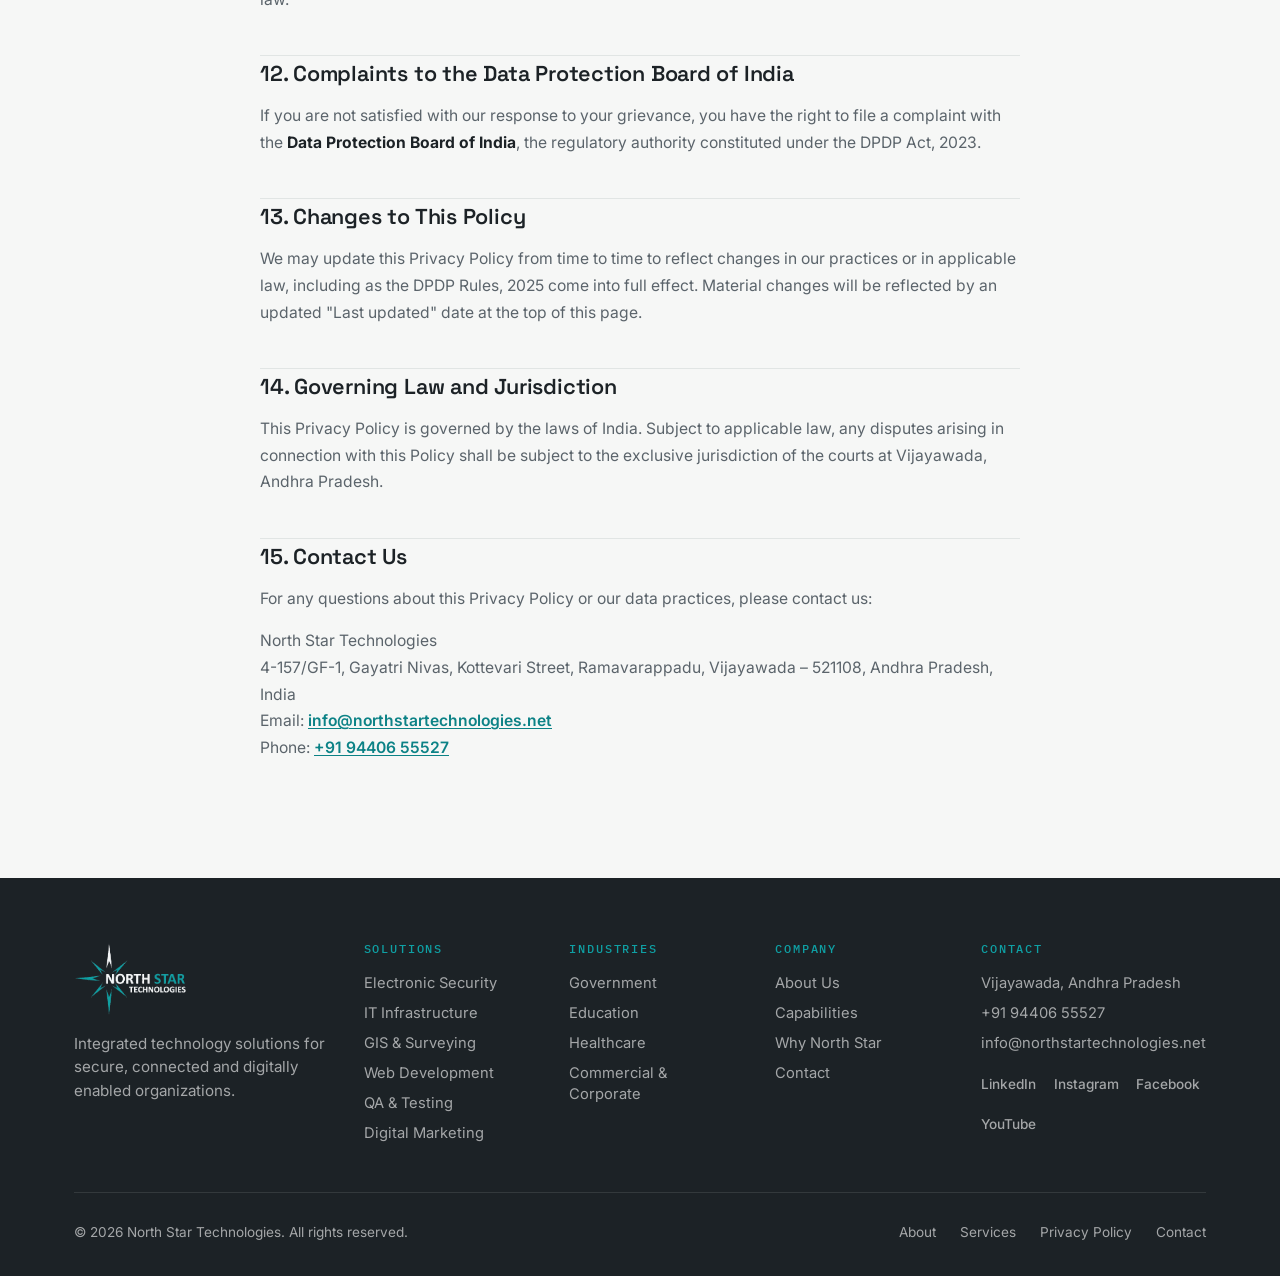
<file: privacy-policy.html>
<!DOCTYPE html>
<html lang="en">
<head>
<meta charset="UTF-8">
<meta name="viewport" content="width=device-width, initial-scale=1.0">
<meta http-equiv="X-UA-Compatible" content="IE=edge">
<title>Privacy Policy | North Star Technologies</title>
<meta name="description" content="Privacy Policy of North Star Technologies — how we collect, use, store and protect personal data, in accordance with India's Digital Personal Data Protection Act, 2023 and the Information Technology Act, 2000.">
<meta name="robots" content="index, follow">
<link rel="canonical" href="https://northstartechnologies.net/privacy-policy.html">
<link rel="icon" type="image/svg+xml" href="favicon.svg">
<link rel="preconnect" href="https://fonts.googleapis.com">
<link rel="preconnect" href="https://fonts.gstatic.com" crossorigin>
<link href="https://fonts.googleapis.com/css2?family=Space+Grotesk:wght@500;600;700&family=Inter:wght@400;500;600;700&family=IBM+Plex+Mono:wght@400;500&display=swap" rel="stylesheet">
<link rel="stylesheet" href="styles.css">
</head>
<body>
<a href="#main-content" class="skip-link">Skip to main content</a>

<header class="navbar" id="navbar" role="banner">
  <div class="nav-container">
    <a href="index.html" class="brand" aria-label="North Star Technologies - Home">
      <img src="logo.png" alt="North Star Technologies Logo">
    </a>

    <nav class="nav-links" id="navLinks" role="navigation" aria-label="Main navigation">
      <a href="index.html">Home</a>
      <a href="index.html#services">Solutions</a>
      <a href="index.html#capabilities">Capabilities</a>
      <a href="index.html#industries">Industries</a>
      <a href="index.html#why-us">Why North Star</a>
      <a href="index.html#contact">Contact</a>
    </nav>

    <div class="nav-cta">
      <a href="index.html#contact" class="btn btn-outline">Talk to an Expert</a>
      <button class="mobile-menu-btn" id="mobileMenuBtn" aria-label="Toggle navigation menu" aria-expanded="false" aria-controls="navLinks">
        <span aria-hidden="true"></span>
        <span aria-hidden="true"></span>
        <span aria-hidden="true"></span>
      </button>
    </div>
  </div>
</header>

<main id="main-content">

  <section class="policy-hero">
    <div class="container">
      <span class="section-eyebrow">Legal</span>
      <h1>Privacy Policy</h1>
      <p>How North Star Technologies collects, uses, stores and protects your personal data.</p>
    </div>
  </section>

  <section class="policy-body">
    <div class="container">
      <div class="policy-content">

        <p class="policy-meta">Effective date: 21 August 2026 &nbsp;·&nbsp; Last updated: 21 August 2026</p>

        <div class="policy-note">
          This Privacy Policy is published in accordance with the Digital Personal Data Protection Act, 2023 (DPDP Act) and the Digital Personal Data Protection Rules, 2025, and the Information Technology Act, 2000 read with the Information Technology (Reasonable Security Practices and Procedures and Sensitive Personal Data or Information) Rules, 2011, as applicable to North Star Technologies as a Data Fiduciary under Indian law.
        </div>

        <div class="policy-toc">
          <h2>Contents</h2>
          <ol>
            <li><a href="#who-we-are">Who We Are</a></li>
            <li><a href="#data-we-collect">Personal Data We Collect</a></li>
            <li><a href="#how-we-use">How and Why We Use Your Data</a></li>
            <li><a href="#legal-basis">Consent and Legal Basis</a></li>
            <li><a href="#sharing">Sharing With Third Parties</a></li>
            <li><a href="#retention">Data Retention</a></li>
            <li><a href="#cookies">Cookies and Website Analytics</a></li>
            <li><a href="#security">How We Protect Your Data</a></li>
            <li><a href="#rights">Your Rights as a Data Principal</a></li>
            <li><a href="#children">Children's Data</a></li>
            <li><a href="#grievance">Grievance Redressal</a></li>
            <li><a href="#board">Complaints to the Data Protection Board of India</a></li>
            <li><a href="#changes">Changes to This Policy</a></li>
            <li><a href="#law">Governing Law and Jurisdiction</a></li>
            <li><a href="#contact-us">Contact Us</a></li>
          </ol>
        </div>

        <h2 id="who-we-are">1. Who We Are</h2>
        <p>This website <strong>northstartechnologies.net</strong> is owned and operated by <strong>North Star Technologies</strong> ("North Star", "we", "us", "our"), an ISO 9001:2015 certified technology solutions company with its registered office at 4-157/GF-1, Gayatri Nivas, Kottevari Street, Ramavarappadu, Vijayawada – 521108, Andhra Pradesh, India.</p>
        <p>For the purposes of the DPDP Act, North Star Technologies is the <strong>Data Fiduciary</strong> in respect of the personal data it collects through this website.</p>

        <h2 id="data-we-collect">2. Personal Data We Collect</h2>
        <p>We collect personal data only when you choose to share it with us — primarily when you submit an enquiry through our contact form. This includes:</p>
        <ul>
          <li>Your full name</li>
          <li>Company or organization name (optional)</li>
          <li>Business email address</li>
          <li>Phone number (optional)</li>
          <li>The service you are enquiring about</li>
          <li>The message or project details you provide</li>
        </ul>
        <p>We do not knowingly collect financial information, government identity numbers, biometric data, or other sensitive personal data through this website. Please do not include such information in your enquiry message.</p>
        <p>Our website itself does not use tracking cookies or analytics scripts at this time. If this changes — for example, if we add website analytics — this Policy will be updated in advance and, where required, your consent will be sought.</p>

        <h2 id="how-we-use">3. How and Why We Use Your Data</h2>
        <p>We use the personal data you provide solely to:</p>
        <ul>
          <li>Respond to your enquiry and communicate with you about it</li>
          <li>Prepare quotations, proposals or consultations you have requested</li>
          <li>Maintain records of business communications and, where a project proceeds, deliver contracted services</li>
          <li>Comply with applicable legal, accounting or regulatory obligations</li>
        </ul>
        <p>We do not use the information you submit for automated decision-making that produces legal or similarly significant effects concerning you.</p>

        <h2 id="legal-basis">4. Consent and Legal Basis</h2>
        <p>We process your personal data on the basis of the <strong>consent</strong> you provide when you tick the consent checkbox and submit our contact form. Consent is free, specific, informed and given through a clear affirmative action, in line with Section 6 of the DPDP Act.</p>
        <p>You may withdraw your consent at any time by writing to us at the contact details in Section 15 below. Withdrawal of consent will not affect the lawfulness of processing carried out before withdrawal, and may affect our ability to respond to a pending enquiry.</p>

        <h2 id="sharing">5. Sharing With Third Parties</h2>
        <p>We do not sell or rent your personal data. Submissions made through our contact form are transmitted to and stored in a Google Sheet via Google Apps Script, which we use as a data processor to manage enquiries internally. Google processes this data on our behalf under its own security and data-processing terms.</p>
        <p>We may also share personal data where required by law, in response to a valid legal request from a government or regulatory authority, or with professional advisors (such as accountants or legal counsel) strictly on a need-to-know basis.</p>
        <p>We do not knowingly transfer personal data outside India except to the extent that our service providers (such as Google) process data on infrastructure located outside India, in which case such transfers are subject to that provider's own compliance safeguards.</p>

        <h2 id="retention">6. Data Retention</h2>
        <p>We retain enquiry data for as long as necessary to respond to your enquiry, pursue any resulting business relationship, and meet our accounting, tax or legal record-keeping obligations under Indian law — after which it is deleted or anonymized, unless you request earlier deletion under Section 9 below.</p>

        <h2 id="cookies">7. Cookies and Website Analytics</h2>
        <p>This website loads fonts from Google Fonts, which may cause your browser to make a request to Google's servers and share your IP address as part of that request. We do not currently set first-party tracking or advertising cookies, and we do not run analytics scripts. If that changes, we will update this section and, where legally required, present a cookie consent notice.</p>

        <h2 id="security">8. How We Protect Your Data</h2>
        <p>We follow reasonable security practices and procedures, as required under Section 43A of the Information Technology Act, 2000 and the DPDP Act, including restricting access to enquiry data to authorized personnel, using secure (HTTPS) transmission for this website, and relying on reputable third-party infrastructure (Google) for form storage. No method of transmission or storage is completely secure, and we cannot guarantee absolute security.</p>
        <p>In the event of a personal data breach that is likely to affect you, we will take reasonable steps to notify you and the Data Protection Board of India as required under the DPDP Rules, 2025.</p>

        <h2 id="rights">9. Your Rights as a Data Principal</h2>
        <p>Under the DPDP Act, 2023, you have the right to:</p>
        <ul>
          <li><strong>Access</strong> a summary of the personal data we hold about you and the processing activities we carry out</li>
          <li><strong>Correct or update</strong> inaccurate or incomplete personal data</li>
          <li><strong>Erase</strong> personal data that is no longer necessary for the purpose it was collected, unless we are required to retain it by law</li>
          <li><strong>Withdraw consent</strong> at any time (see Section 4)</li>
          <li><strong>Nominate</strong> another individual to exercise these rights on your behalf in the event of death or incapacity</li>
          <li><strong>Grievance redressal</strong>, as set out in Section 11 below</li>
        </ul>
        <p>To exercise any of these rights, write to us using the contact details in Section 15. We will respond within a reasonable time and in any event within the timelines prescribed under the DPDP Rules, 2025.</p>

        <h2 id="children">10. Children's Data</h2>
        <p>Our website and services are directed at businesses, government bodies and other organizations, and are not intended for use by individuals under the age of 18. We do not knowingly collect personal data from children. If you believe a child has provided us with personal data, please contact us and we will delete it.</p>

        <h2 id="grievance">11. Grievance Redressal</h2>
        <p>In accordance with the Information Technology Act, 2000 and the DPDP Act, 2023, we have designated a Grievance Officer to address any questions, concerns or complaints regarding this Policy or our handling of your personal data:</p>
        <p>
          <strong>Grievance Officer</strong><br>
          North Star Technologies<br>
          4-157/GF-1, Gayatri Nivas, Kottevari Street, Ramavarappadu, Vijayawada – 521108, Andhra Pradesh, India<br>
          Email: <a href="mailto:info@northstartechnologies.net">info@northstartechnologies.net</a><br>
          Phone: <a href="tel:+919440655527">+91 94406 55527</a>
        </p>
        <p>We will acknowledge and address grievances within the timelines prescribed under applicable Indian law.</p>

        <h2 id="board">12. Complaints to the Data Protection Board of India</h2>
        <p>If you are not satisfied with our response to your grievance, you have the right to file a complaint with the <strong>Data Protection Board of India</strong>, the regulatory authority constituted under the DPDP Act, 2023.</p>

        <h2 id="changes">13. Changes to This Policy</h2>
        <p>We may update this Privacy Policy from time to time to reflect changes in our practices or in applicable law, including as the DPDP Rules, 2025 come into full effect. Material changes will be reflected by an updated "Last updated" date at the top of this page.</p>

        <h2 id="law">14. Governing Law and Jurisdiction</h2>
        <p>This Privacy Policy is governed by the laws of India. Subject to applicable law, any disputes arising in connection with this Policy shall be subject to the exclusive jurisdiction of the courts at Vijayawada, Andhra Pradesh.</p>

        <h2 id="contact-us">15. Contact Us</h2>
        <p>For any questions about this Privacy Policy or our data practices, please contact us:</p>
        <p>
          North Star Technologies<br>
          4-157/GF-1, Gayatri Nivas, Kottevari Street, Ramavarappadu, Vijayawada – 521108, Andhra Pradesh, India<br>
          Email: <a href="mailto:info@northstartechnologies.net">info@northstartechnologies.net</a><br>
          Phone: <a href="tel:+919440655527">+91 94406 55527</a>
        </p>

      </div>
    </div>
  </section>

</main>

<footer class="footer">
  <div class="container">
    <div class="footer-grid">
      <div class="footer-col footer-about">
        <a href="index.html" class="brand" aria-label="North Star Technologies - Home">
          <img src="logo-white.png" alt="North Star Technologies Logo">
        </a>
        <p>Integrated technology solutions for secure, connected and digitally enabled organizations.</p>
      </div>
      <div class="footer-col">
        <h4>Solutions</h4>
        <ul>
          <li><a href="index.html#services">Electronic Security</a></li>
          <li><a href="index.html#services">IT Infrastructure</a></li>
          <li><a href="index.html#services">GIS &amp; Surveying</a></li>
          <li><a href="index.html#services">Web Development</a></li>
          <li><a href="index.html#services">QA &amp; Testing</a></li>
          <li><a href="index.html#services">Digital Marketing</a></li>
        </ul>
      </div>
      <div class="footer-col">
        <h4>Industries</h4>
        <ul>
          <li><a href="index.html#industries">Government</a></li>
          <li><a href="index.html#industries">Education</a></li>
          <li><a href="index.html#industries">Healthcare</a></li>
          <li><a href="index.html#industries">Commercial &amp; Corporate</a></li>
        </ul>
      </div>
      <div class="footer-col">
        <h4>Company</h4>
        <ul>
          <li><a href="index.html#about">About Us</a></li>
          <li><a href="index.html#capabilities">Capabilities</a></li>
          <li><a href="index.html#why-us">Why North Star</a></li>
          <li><a href="index.html#contact">Contact</a></li>
        </ul>
      </div>
      <div class="footer-col">
        <h4>Contact</h4>
        <ul>
          <li>Vijayawada, Andhra Pradesh</li>
          <li><a href="tel:+919440655527">+91 94406 55527</a></li>
          <li><a href="mailto:info@northstartechnologies.net">info@northstartechnologies.net</a></li>
        </ul>
        <div class="footer-social">
          <a href="https://www.linkedin.com" aria-label="LinkedIn" target="_blank" rel="noopener">LinkedIn</a>
          <a href="https://www.instagram.com" aria-label="Instagram" target="_blank" rel="noopener">Instagram</a>
          <a href="https://www.facebook.com" aria-label="Facebook" target="_blank" rel="noopener">Facebook</a>
          <a href="https://www.youtube.com" aria-label="YouTube" target="_blank" rel="noopener">YouTube</a>
        </div>
      </div>
    </div>
    <div class="footer-bottom">
      <p>&copy; <span id="year"></span> North Star Technologies. All rights reserved.</p>
      <p class="footer-links">
        <a href="index.html#about">About</a>
        <a href="index.html#services">Services</a>
        <a href="privacy-policy.html">Privacy Policy</a>
        <a href="index.html#contact">Contact</a>
      </p>
    </div>
  </div>
</footer>

<a class="whatsapp-float" href="https://wa.me/919440655527" target="_blank" rel="noopener" aria-label="Chat with us on WhatsApp">
  <svg viewBox="0 0 24 24" fill="currentColor" aria-hidden="true"><path d="M12.04 2C6.58 2 2.13 6.45 2.13 11.91c0 1.75.46 3.45 1.32 4.95L2 22l5.25-1.38c1.45.79 3.08 1.21 4.79 1.21 5.46 0 9.91-4.45 9.91-9.91C21.95 6.45 17.5 2 12.04 2Zm5.83 14.12c-.25.7-1.45 1.33-2 1.38-.55.05-1.1.24-3.71-.77-3.13-1.21-5.19-4.36-5.35-4.56-.16-.2-1.26-1.68-1.26-3.2 0-1.52.8-2.27 1.08-2.58.28-.31.61-.39.81-.39h.59c.19 0 .45-.03.68.52.25.58.84 2 .91 2.14.07.14.12.31.02.5-.1.2-.15.32-.3.5-.15.18-.31.4-.44.53-.15.15-.31.31-.13.61.18.31.8 1.32 1.72 2.14 1.18 1.05 2.17 1.38 2.48 1.53.31.15.49.13.67-.08.18-.2.77-.9.98-1.21.2-.31.4-.26.68-.15.28.1 1.77.84 2.07.99.31.15.51.23.58.35.07.13.07.73-.18 1.42Z"/></svg>
</a>

<script src="script.js"></script>
</body>
</html>
</file>
<file: styles.css>
/* =========================================================
   NORTH STAR TECHNOLOGIES — DESIGN SYSTEM v2
   Palette pulled directly from the brand mark: signal teal +
   graphite slate, on a cool off-white paper. No invented colors.
   Type:      Space Grotesk (display) / Inter (body) / IBM Plex Mono (data & labels)
   Signature: an eight-point compass star — the logo's own mark, redrawn
              large as a wayfinding motif — used once boldly in the hero.
   Nav is intentionally light throughout: the logo's slate reads poorly
   on dark surfaces, so the chrome is built to keep it legible everywhere
   instead of forcing a dark bar and hoping it survives.
   ========================================================= */

:root{
  --teal:#0FA0A4;
  --teal-dark:#0C8286;
  --teal-soft:#E3F4F3;
  --slate-900:#1C2226;
  --slate-800:#262E33;
  --slate-700:#3A4147;
  --ink:#3A4147;
  --slate:#5B646B;
  --slate-soft:#8A939A;
  --paper:#F6F7F6;
  --paper-alt:#EDF1F0;
  --panel:#FFFFFF;
  --line:#E1E5E4;
  --line-dark:#39434A;
  --amber:#E1A23A;

  --font-display:'Space Grotesk', 'Segoe UI', sans-serif;
  --font-body:'Inter', 'Segoe UI', sans-serif;
  --font-mono:'IBM Plex Mono', ui-monospace, monospace;

  --container:1180px;
  --radius-sm:6px;
  --radius-md:12px;
  --radius-lg:22px;
  --ease:cubic-bezier(.22,.8,.32,1);
  --nav-h:96px;
}

*,*::before,*::after{box-sizing:border-box;margin:0;padding:0;}
html{scroll-behavior:smooth;}
@media (prefers-reduced-motion: reduce){html{scroll-behavior:auto;}*,*::before,*::after{animation-duration:0.001ms !important;animation-iteration-count:1 !important;transition-duration:0.001ms !important;}}
body{font-family:var(--font-body);color:var(--ink);background:var(--paper);line-height:1.6;-webkit-font-smoothing:antialiased;overflow-x:hidden;}
img{max-width:100%;display:block;}
a{color:inherit;text-decoration:none;}
ul{list-style:none;}
button{font:inherit;cursor:pointer;border:none;background:none;color:inherit;}
input,textarea{font:inherit;}
h1,h2,h3,h4{font-family:var(--font-display);font-weight:600;line-height:1.15;color:var(--slate-900);letter-spacing:-0.01em;}

.skip-link{position:absolute;left:-999px;top:0;background:var(--teal);color:#fff;padding:.75rem 1.25rem;z-index:200;font-weight:600;border-radius:0 0 var(--radius-sm) 0;}
.skip-link:focus{left:0;}
:focus-visible{outline:2px solid var(--teal);outline-offset:3px;}
.container{max-width:var(--container);margin:0 auto;padding:0 24px;}

.btn{display:inline-flex;align-items:center;justify-content:center;gap:.5rem;font-family:var(--font-display);font-weight:600;font-size:.95rem;letter-spacing:.01em;padding:.85rem 1.7rem;border-radius:999px;transition:transform .25s var(--ease), background .25s, color .25s, box-shadow .25s, border-color .25s;}
.btn-primary{background:var(--teal);color:#fff;box-shadow:0 10px 22px -10px rgba(15,160,164,.55);}
.btn-primary:hover{background:var(--teal-dark);transform:translateY(-2px);}
.btn-outline{border:1.5px solid rgba(255,255,255,.35);color:#fff;}
.btn-outline:hover{border-color:var(--teal);color:var(--teal);background:#fff;transform:translateY(-2px);}

.navbar{position:fixed;inset:0 0 auto 0;z-index:100;background:rgba(246,247,246,.88);backdrop-filter:blur(14px) saturate(140%);-webkit-backdrop-filter:blur(14px) saturate(140%);border-bottom:1px solid var(--line);transition:box-shadow .3s;}
.navbar.scrolled{box-shadow:0 8px 24px -18px rgba(28,34,38,.35);}
.nav-container{max-width:var(--container);margin:0 auto;padding:0 24px;height:var(--nav-h);display:flex;align-items:center;justify-content:space-between;gap:2rem;}
.brand{display:flex;align-items:center;gap:.4rem;}
.brand img{height:86px;width:auto;display:block;}

.nav-links{display:flex;align-items:center;gap:2.1rem;}
.nav-links a{font-size:.9rem;font-weight:500;color:var(--slate);position:relative;padding:.3rem 0;transition:color .25s;}
.nav-links a::after{content:'';position:absolute;left:0;bottom:-2px;height:2px;width:0;background:var(--teal);transition:width .25s var(--ease);}
.nav-links a:hover,.nav-links a.active{color:var(--slate-900);}
.nav-links a:hover::after,.nav-links a.active::after{width:100%;}

.nav-cta{display:flex;align-items:center;gap:1rem;}
.nav-cta .btn{padding:.65rem 1.35rem;font-size:.85rem;}
.nav-cta .btn-outline{border-color:var(--line-dark);color:var(--slate-900);}
.nav-cta .btn-outline:hover{border-color:var(--teal);color:var(--teal-dark);background:transparent;}

.mobile-menu-btn{display:none;flex-direction:column;gap:5px;width:26px;}
.mobile-menu-btn span{display:block;height:2px;width:100%;background:var(--slate-900);border-radius:2px;transition:transform .3s,opacity .3s;}
.mobile-menu-btn[aria-expanded="true"] span:nth-child(1){transform:translateY(7px) rotate(45deg);}
.mobile-menu-btn[aria-expanded="true"] span:nth-child(2){opacity:0;}
.mobile-menu-btn[aria-expanded="true"] span:nth-child(3){transform:translateY(-7px) rotate(-45deg);}

.hero{position:relative;min-height:92vh;display:flex;align-items:center;background:radial-gradient(120% 100% at 20% 0%, #26343A 0%, var(--slate-900) 55%, #12171A 100%);overflow:hidden;padding:calc(var(--nav-h) + 56px) 0 100px;}
.hero-compass{position:absolute;top:50%;right:-6%;width:640px;height:640px;transform:translateY(-50%);opacity:.9;pointer-events:none;animation:spin-slow 90s linear infinite;}
@keyframes spin-slow{to{transform:translateY(-50%) rotate(360deg);}}
.hero-compass .spoke{stroke:rgba(255,255,255,.14);stroke-width:1;}
.hero-compass .tip-long{fill:var(--teal);opacity:.85;}
.hero-compass .tip-short{fill:rgba(255,255,255,.5);}
.hero-compass .ring{fill:none;stroke:rgba(255,255,255,.08);stroke-width:1;}
.hero-compass .core{fill:var(--teal);filter:drop-shadow(0 0 22px rgba(15,160,164,.7));}

.hero-dots{position:absolute;inset:0;pointer-events:none;}
.hero-dots circle{fill:var(--teal);animation:twinkle 3.4s ease-in-out infinite;}
.hero-dots circle:nth-child(2){animation-delay:.7s;}
.hero-dots circle:nth-child(3){animation-delay:1.4s;}
.hero-dots circle:nth-child(4){animation-delay:2.1s;}
@keyframes twinkle{0%,100%{opacity:.25;}50%{opacity:.9;}}

.hero-content{position:relative;z-index:2;max-width:640px;margin:0 auto 0 0;padding:0 24px;text-align:left;}
.hero-badge{display:inline-flex;align-items:center;gap:.5rem;font-family:var(--font-mono);font-size:.72rem;letter-spacing:.14em;text-transform:uppercase;color:var(--teal);border:1px solid rgba(15,160,164,.4);background:rgba(15,160,164,.1);padding:.5rem 1rem;border-radius:999px;margin-bottom:1.9rem;}
.hero-badge::before{content:'';width:6px;height:6px;border-radius:50%;background:var(--teal);box-shadow:0 0 8px var(--teal);}
.hero h1{font-size:clamp(2rem,4.4vw,3.4rem);color:#fff;margin-bottom:1.25rem;}
.hero h1 .accent{color:var(--teal);}
.hero-tagline{font-size:clamp(1.02rem,1.6vw,1.18rem);color:rgba(255,255,255,.68);max-width:520px;margin:0 0 2.4rem;font-weight:400;}
.hero-cta{display:flex;gap:1rem;flex-wrap:wrap;}
.hero-trust{display:flex;flex-wrap:wrap;gap:.6rem 1.6rem;margin-top:2.6rem;padding-top:1.8rem;border-top:1px solid rgba(255,255,255,.14);}
.hero-trust span{display:inline-flex;align-items:center;gap:.5rem;font-family:var(--font-mono);font-size:.72rem;letter-spacing:.08em;text-transform:uppercase;color:rgba(255,255,255,.66);}
.hero-trust span::before{content:'';width:5px;height:5px;border-radius:50%;background:var(--teal);flex:none;}

.hero-scroll{position:absolute;bottom:34px;left:24px;display:flex;flex-direction:column;align-items:center;gap:.5rem;color:rgba(255,255,255,.4);font-family:var(--font-mono);font-size:.65rem;letter-spacing:.2em;text-transform:uppercase;z-index:2;}
.hero-scroll .line{width:1px;height:34px;background:linear-gradient(to bottom, rgba(255,255,255,.5), transparent);animation:draw 2.2s ease-in-out infinite;}
@keyframes draw{0%{transform:scaleY(0);transform-origin:top;}50%{transform:scaleY(1);transform-origin:top;}50.01%{transform-origin:bottom;}100%{transform:scaleY(0);transform-origin:bottom;}}

.section{padding:120px 0;scroll-margin-top:calc(var(--nav-h) + 24px);}
.section-alt{background:var(--paper-alt);}
.section-dark{background:var(--slate-900);color:#fff;}
.section-header{max-width:640px;margin:0 auto 3.5rem;text-align:center;}
.section-eyebrow{display:inline-block;font-family:var(--font-mono);font-size:.72rem;letter-spacing:.2em;text-transform:uppercase;color:var(--teal-dark);margin-bottom:.9rem;position:relative;padding-left:22px;}
.section-eyebrow::before{content:'';position:absolute;left:0;top:50%;transform:translateY(-50%);width:14px;height:1px;background:var(--teal);}
.section-dark .section-eyebrow{color:var(--teal);}
.section-header h2{font-size:clamp(1.75rem,3.4vw,2.5rem);margin-bottom:.9rem;}
.section-dark .section-header h2{color:#fff;}
.section-subtitle{color:var(--slate);font-size:1.05rem;}
.section-dark .section-subtitle{color:rgba(255,255,255,.65);}

.profile-cards{display:grid;grid-template-columns:repeat(3,1fr);gap:1.75rem;}
.profile-card{background:var(--panel);border:1px solid var(--line);border-radius:var(--radius-lg);padding:2.2rem 1.9rem;transition:transform .3s var(--ease), box-shadow .3s var(--ease), border-color .3s;}
.profile-card:hover{transform:translateY(-6px);box-shadow:0 24px 48px -24px rgba(28,34,38,.18);border-color:transparent;}
.card-icon{width:44px;height:44px;color:var(--teal-dark);margin-bottom:1.1rem;}
.card-icon svg{width:100%;height:100%;}
.profile-card h3{font-size:1.1rem;margin-bottom:.6rem;}
.profile-card p{color:var(--slate);font-size:.95rem;}

.vm-grid{display:grid;grid-template-columns:1fr 1fr;gap:0;border-radius:var(--radius-lg);overflow:hidden;box-shadow:0 30px 60px -34px rgba(28,34,38,.2);}
.vm-card{padding:3rem 2.6rem;}
.vm-card.vision{background:var(--slate-900);color:#fff;}
.vm-card.mission{background:var(--panel);}
.vm-label{font-family:var(--font-mono);font-size:.7rem;letter-spacing:.2em;text-transform:uppercase;color:var(--teal);display:block;margin-bottom:1rem;}
.vm-card h3{font-size:1.5rem;margin-bottom:1rem;}
.vm-card.vision h3{color:#fff;}
.vm-card.vision p{color:rgba(255,255,255,.68);}
.vm-card.mission ul{display:flex;flex-direction:column;gap:.75rem;}
.vm-card.mission li{color:var(--slate);padding-left:1.4rem;position:relative;font-size:.98rem;}
.vm-card.mission li::before{content:'';position:absolute;left:0;top:.55em;width:6px;height:6px;border-radius:50%;background:var(--teal);}

.services-grid{display:grid;grid-template-columns:repeat(3,1fr);gap:1.6rem;}
.service-card{background:var(--panel);border:1px solid var(--line);border-radius:var(--radius-lg);overflow:hidden;transition:transform .3s var(--ease), box-shadow .3s var(--ease);display:flex;flex-direction:column;}
.service-card:hover{transform:translateY(-6px);box-shadow:0 26px 50px -26px rgba(28,34,38,.22);}
.service-visual{height:150px;position:relative;background:linear-gradient(135deg, var(--slate-900) 0%, #223138 100%);overflow:hidden;}
.service-visual img{width:100%;height:100%;object-fit:cover;display:block;}
.service-body{padding:1.7rem 1.9rem 2.1rem;flex:1;display:flex;flex-direction:column;}
.service-card h3{font-size:1.1rem;margin-bottom:.9rem;}
.service-card ul{display:flex;flex-direction:column;gap:.5rem;}
.service-card li{font-size:.9rem;color:var(--slate);padding-left:1.1rem;position:relative;}
.service-card li::before{content:'—';position:absolute;left:0;color:var(--teal-dark);}
.service-flag{font-family:var(--font-mono);font-size:.68rem;letter-spacing:.16em;text-transform:uppercase;color:var(--teal-dark);margin-bottom:.7rem;display:block;}
.service-intro{font-size:.95rem;color:var(--slate);line-height:1.55;margin-bottom:1.1rem;}
.service-body{display:flex;flex-direction:column;}
.service-card .service-body ul{margin-bottom:1.25rem;}
.service-link{margin-top:auto;font-size:.88rem;font-weight:600;color:var(--teal-dark);transition:color .2s;}
.service-link:hover{color:var(--teal);}

.why-grid{display:grid;grid-template-columns:repeat(2,1fr);gap:1rem 2rem;}
.why-item{display:flex;align-items:flex-start;gap:1.1rem;font-size:1rem;color:var(--ink);padding:1.4rem 1.5rem;background:var(--panel);border:1px solid var(--line);border-radius:var(--radius-md);transition:border-color .25s, transform .25s var(--ease);}
.why-item:hover{border-color:var(--teal);transform:translateY(-3px);}
.why-num{flex:none;font-family:var(--font-mono);font-size:.9rem;color:var(--teal-dark);padding-top:.1rem;}
.why-item strong{display:block;font-family:var(--font-display);font-size:1.02rem;color:var(--slate-900);margin-bottom:.3rem;}
.why-item p{color:var(--slate);font-size:.92rem;line-height:1.5;}

.cap-grid{display:grid;grid-template-columns:repeat(5,1fr);gap:1.2rem;}
.cap-item{background:var(--panel);border:1px solid var(--line);border-radius:var(--radius-md);padding:1.6rem 1.4rem;transition:border-color .25s, transform .25s var(--ease);}
.cap-item:hover{border-color:var(--teal);transform:translateY(-3px);}
.cap-num{font-family:var(--font-mono);font-size:.85rem;color:var(--teal-dark);display:block;margin-bottom:1rem;}
.cap-item h3{font-size:1.02rem;margin-bottom:.45rem;}
.cap-item p{color:var(--slate);font-size:.88rem;line-height:1.5;}

.industries-grid{display:grid;grid-template-columns:repeat(3,1fr);gap:1rem;}
.industry-card{background:rgba(255,255,255,.04);border:1px solid var(--line-dark);border-radius:var(--radius-md);padding:1.3rem 1.4rem;transition:border-color .25s, background .25s, transform .25s var(--ease);}
.industry-card:hover{border-color:var(--teal);background:rgba(15,160,164,.06);transform:translateY(-3px);}
.industry-card h3{font-size:1.02rem;color:#fff;margin-bottom:.4rem;}
.industry-card p{color:rgba(255,255,255,.6);font-size:.88rem;line-height:1.5;}

.section-commitment{background:linear-gradient(135deg, var(--slate-900) 0%, #16302F 100%);color:#fff;text-align:center;position:relative;}
.commitment-inner{max-width:720px;margin:0 auto;position:relative;z-index:1;}
.commitment-inner h2{color:#fff;margin-bottom:1.4rem;font-size:clamp(1.7rem,3.2vw,2.3rem);}
.commitment-inner p{color:rgba(255,255,255,.72);font-size:1.08rem;margin-bottom:2rem;}
.commitment-inner .tagline{font-family:var(--font-display);font-style:normal;font-size:clamp(1.15rem,2.4vw,1.5rem);color:var(--teal);margin-bottom:0;}

.contact-grid{display:grid;grid-template-columns:.85fr 1.15fr;gap:3rem;align-items:start;}
.contact-info h3{font-size:1.3rem;margin-bottom:1.8rem;}
.contact-block{margin-bottom:1.6rem;}
.contact-block h4{font-family:var(--font-mono);font-size:.72rem;letter-spacing:.16em;text-transform:uppercase;color:var(--teal-dark);margin-bottom:.5rem;}
.contact-block p{color:var(--slate);font-size:1rem;}
.contact-block a{color:var(--ink);font-weight:500;transition:color .2s;}
.contact-block a:hover{color:var(--teal-dark);}

.contact-form{background:var(--panel);border:1px solid var(--line);border-radius:var(--radius-lg);padding:2.4rem;display:flex;flex-direction:column;gap:1.3rem;box-shadow:0 30px 60px -36px rgba(28,34,38,.2);}
.form-group{display:flex;flex-direction:column;gap:.5rem;}
.form-group label{font-size:.82rem;font-weight:600;color:var(--ink);}
.form-group input,.form-group textarea,.form-group select{border:1.5px solid var(--line);border-radius:var(--radius-sm);padding:.85rem 1rem;background:var(--paper);color:var(--ink);transition:border-color .2s, box-shadow .2s;}
.form-group input:focus,.form-group textarea:focus,.form-group select:focus{outline:none;border-color:var(--teal);box-shadow:0 0 0 3px var(--teal-soft);}
.form-group textarea{resize:vertical;min-height:110px;}
.form-group select{appearance:none;background-image:url("data:image/svg+xml,%3Csvg xmlns='http://www.w3.org/2000/svg' width='12' height='8' viewBox='0 0 12 8'%3E%3Cpath d='M1 1l5 5 5-5' fill='none' stroke='%235B646B' stroke-width='1.6' stroke-linecap='round'/%3E%3C/svg%3E");background-repeat:no-repeat;background-position:right 1rem center;padding-right:2.5rem;cursor:pointer;}
.form-row{display:grid;grid-template-columns:1fr 1fr;gap:1.1rem;}
.form-consent{gap:0;}
.consent-check{display:flex;align-items:flex-start;gap:.7rem;cursor:pointer;}
.consent-check input{flex:none;width:17px;height:17px;margin-top:.2rem;accent-color:var(--teal);cursor:pointer;}
.consent-check span{font-size:.85rem;color:var(--slate);line-height:1.5;}
.consent-check a{color:var(--teal-dark);font-weight:600;text-decoration:underline;text-underline-offset:2px;}
.consent-check a:hover{color:var(--teal);}
.contact-form .btn{align-self:flex-start;margin-top:.4rem;}
.form-status{font-size:.9rem;min-height:1.2em;}
.form-status.success{color:var(--teal-dark);}
.form-status.error{color:#C4453D;}

.footer{background:var(--slate-900);color:rgba(255,255,255,.6);padding:64px 0 32px;}
.footer-grid{display:grid;grid-template-columns:1.5fr 1fr 1fr 1fr 1.2fr;gap:2.4rem;padding-bottom:3rem;}
.footer-about .brand img{height:74px;width:auto;margin-bottom:1rem;}
.footer-about p{font-size:.95rem;max-width:280px;line-height:1.55;}
.footer-col h4{font-family:var(--font-mono);font-size:.72rem;letter-spacing:.16em;text-transform:uppercase;color:var(--teal);margin-bottom:1.1rem;font-weight:500;}
.footer-col ul{display:flex;flex-direction:column;gap:.6rem;}
.footer-col li{font-size:.92rem;line-height:1.4;}
.footer-col a{color:rgba(255,255,255,.6);transition:color .2s;}
.footer-col a:hover{color:var(--teal);}
.footer-social{display:flex;gap:1.1rem;margin-top:1.3rem;flex-wrap:wrap;}
.footer-social a{font-size:.85rem;font-weight:500;}
.footer-bottom{border-top:1px solid rgba(255,255,255,.1);padding-top:1.8rem;display:flex;justify-content:space-between;align-items:center;flex-wrap:wrap;gap:1rem;font-size:.85rem;}
.footer-links{display:flex;gap:1.5rem;}
.footer-links a{color:rgba(255,255,255,.6);transition:color .2s;}
.footer-links a:hover{color:var(--teal);}

.whatsapp-float{position:fixed;right:22px;bottom:22px;z-index:90;width:52px;height:52px;border-radius:50%;background:#25D366;color:#fff;display:flex;align-items:center;justify-content:center;box-shadow:0 14px 30px -10px rgba(37,211,102,.55);transition:transform .25s var(--ease);}
.whatsapp-float:hover{transform:translateY(-3px) scale(1.05);}
.whatsapp-float svg{width:28px;height:28px;}

.policy-hero{background:linear-gradient(135deg, var(--slate-900) 0%, #16302F 100%);color:#fff;padding:calc(var(--nav-h) + 64px) 0 64px;}
.policy-hero .section-eyebrow{color:var(--teal);}
.policy-hero h1{color:#fff;font-size:clamp(1.8rem,3.6vw,2.6rem);margin-bottom:.8rem;}
.policy-hero p{color:rgba(255,255,255,.68);font-size:1rem;}
.policy-body{padding:80px 0 100px;}
.policy-content{max-width:760px;margin:0 auto;}
.policy-content h2{font-size:1.35rem;margin:2.6rem 0 1rem;padding-top:.4rem;border-top:1px solid var(--line);}
.policy-content h2:first-child{margin-top:0;padding-top:0;border-top:none;}
.policy-content h3{font-size:1.05rem;margin:1.6rem 0 .6rem;}
.policy-content p{color:var(--slate);font-size:.98rem;line-height:1.7;margin-bottom:1rem;}
.policy-content ul,.policy-content ol{color:var(--slate);font-size:.98rem;line-height:1.7;margin:0 0 1rem;padding-left:1.4rem;}
.policy-content ul{list-style:disc;}
.policy-content ol{list-style:decimal;}
.policy-content li{margin-bottom:.4rem;}
.policy-content li::marker{color:var(--teal-dark);}
.policy-content a{color:var(--teal-dark);font-weight:600;text-decoration:underline;text-underline-offset:2px;}
.policy-content a:hover{color:var(--teal);}
.policy-content strong{color:var(--slate-900);}
.policy-meta{font-family:var(--font-mono);font-size:.78rem;color:var(--slate-soft);margin-bottom:2.4rem;}
.policy-note{background:var(--teal-soft);border:1px solid rgba(15,160,164,.3);border-radius:var(--radius-md);padding:1.1rem 1.3rem;font-size:.92rem;color:var(--slate-700);margin-bottom:1.4rem;}
.policy-toc{background:var(--panel);border:1px solid var(--line);border-radius:var(--radius-md);padding:1.5rem 1.7rem;margin-bottom:2.4rem;}
.policy-toc h2{margin:0 0 .8rem;border:none;padding:0;font-size:1.05rem;}
.policy-toc ol{margin:0;padding-left:1.3rem;}
.policy-toc a{text-decoration:none;}
.policy-toc a:hover{text-decoration:underline;}

.reveal{opacity:0;transform:translateY(18px);transition:opacity .7s var(--ease), transform .7s var(--ease);}
.reveal.is-visible{opacity:1;transform:translateY(0);}

@media (max-width:960px){
  .profile-cards{grid-template-columns:1fr;}
  .services-grid{grid-template-columns:repeat(2,1fr);}
  .vm-grid{grid-template-columns:1fr;}
  .why-grid{grid-template-columns:1fr;}
  .contact-grid{grid-template-columns:1fr;gap:2.5rem;}
  .cap-grid{grid-template-columns:repeat(3,1fr);}
  .industries-grid{grid-template-columns:repeat(2,1fr);}
  .footer-grid{grid-template-columns:repeat(2,1fr);gap:2rem;}
  .hero-compass{opacity:.55;right:-18%;}
}
@media (max-width:760px){
  .nav-links,.nav-cta .btn-outline{display:none;}
  .nav-links.open{display:flex;position:fixed;inset:var(--nav-h) 0 auto 0;background:var(--paper);flex-direction:column;padding:1.5rem 24px;gap:1.2rem;border-bottom:1px solid var(--line);box-shadow:0 16px 30px -20px rgba(28,34,38,.25);}
  .mobile-menu-btn{display:flex;}
  .services-grid{grid-template-columns:1fr;}
  .cap-grid{grid-template-columns:1fr;}
  .industries-grid{grid-template-columns:1fr;}
  .section{padding:80px 0;}
  .hero{padding:calc(var(--nav-h) + 46px) 0 80px;text-align:center;}
  .hero-content{margin:0 auto;text-align:center;}
  .hero-cta{justify-content:center;}
  .hero-trust{justify-content:center;}
  .hero-scroll{left:50%;transform:translateX(-50%);}
  .contact-form{padding:1.8rem;}
  .form-row{grid-template-columns:1fr;}
  .footer-grid{grid-template-columns:1fr;}
  .footer-bottom{flex-direction:column;text-align:center;}
}
</file>
